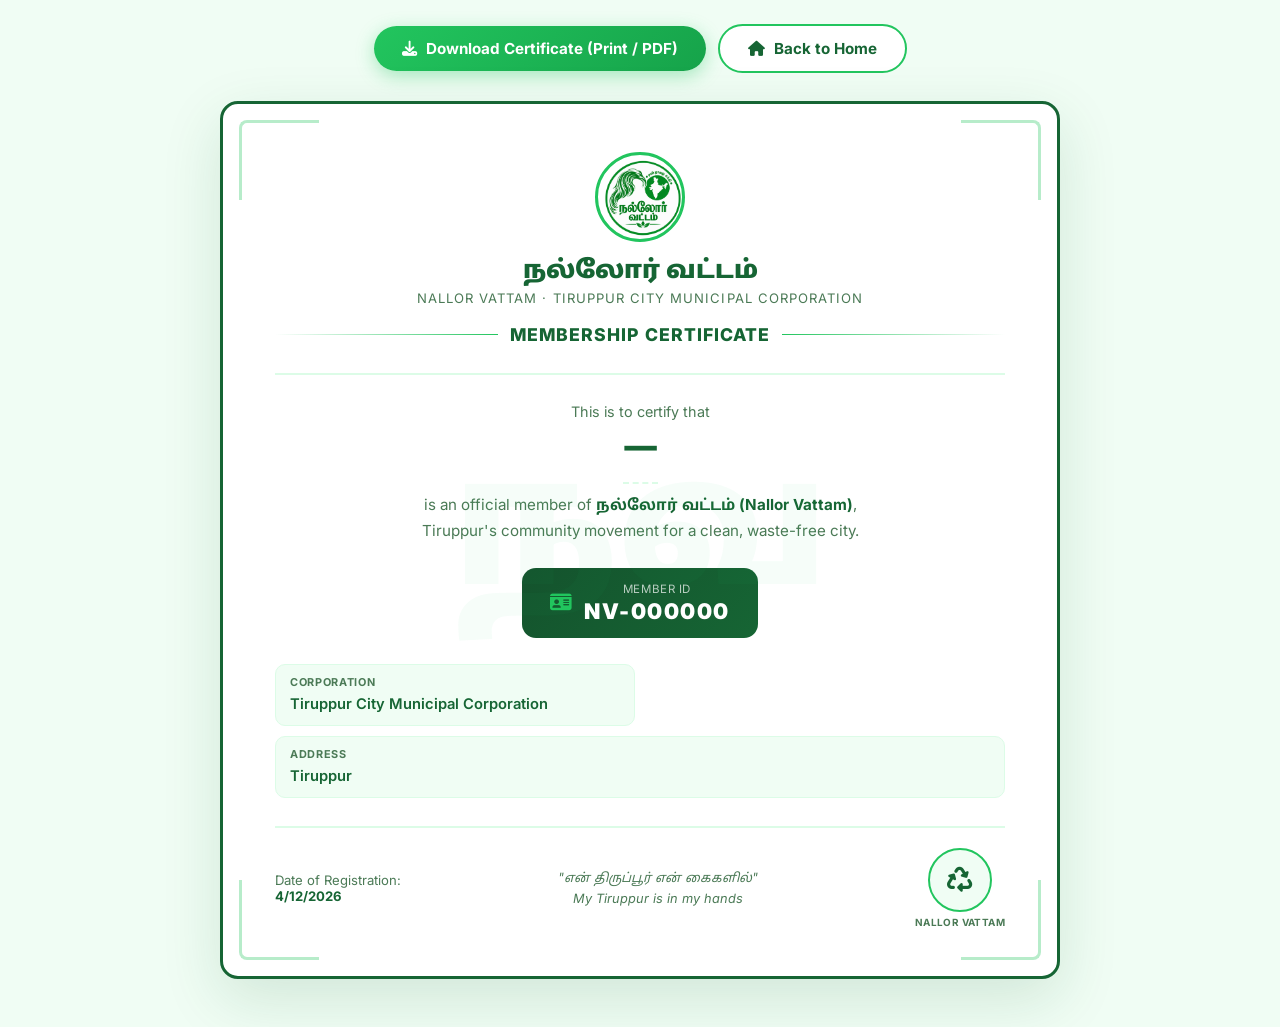
<file: certificate.html>
<!DOCTYPE html>
<html lang="en">
<head>
  <meta charset="UTF-8" />
  <meta name="viewport" content="width=device-width, initial-scale=1.0" />
  <title>Membership Certificate | நல்லோர் வட்டம்</title>
  <link rel="preconnect" href="https://fonts.googleapis.com" />
  <link rel="preconnect" href="https://fonts.gstatic.com" crossorigin />
  <link href="https://fonts.googleapis.com/css2?family=Inter:wght@300;400;500;600;700;800;900&family=Noto+Sans+Tamil:wght@400;500;600;700;800&display=swap" rel="stylesheet" />
  <link rel="stylesheet" href="https://cdnjs.cloudflare.com/ajax/libs/font-awesome/6.5.0/css/all.min.css" />
  <style>
    *, *::before, *::after { box-sizing: border-box; margin: 0; padding: 0; }
    :root {
      --gd:  #166534;
      --gf:  #22C55E;
      --gl:  #DCFCE7;
      --gs:  #F0FDF4;
      --gm:  #16a34a;
      --gdk: #14532d;
      --font: 'Inter', 'Noto Sans Tamil', sans-serif;
    }
    body {
      font-family: var(--font);
      background: #f0fdf4;
      min-height: 100vh;
      padding: 24px 16px 48px;
    }

    /* ── Page wrapper ── */
    .cert-page-wrap { max-width: 840px; margin: 0 auto; }

    /* ── Action bar (hidden on print) ── */
    .cert-actions {
      display: flex; gap: 12px;
      justify-content: center; align-items: center;
      padding: 0 0 28px; flex-wrap: wrap;
    }
    .cert-btn {
      display: inline-flex; align-items: center; gap: 9px;
      padding: 13px 28px; border-radius: 99px;
      font-weight: 700; font-size: .95rem;
      cursor: pointer; border: none;
      font-family: var(--font);
      text-decoration: none; transition: all .25s;
    }
    .cert-btn-primary {
      background: linear-gradient(135deg, #22C55E, #16a34a);
      color: #fff;
      box-shadow: 0 5px 18px rgba(34,197,94,.36);
    }
    .cert-btn-primary:hover { transform: translateY(-2px); box-shadow: 0 8px 26px rgba(34,197,94,.45); }
    .cert-btn-outline {
      background: #fff; color: #166534;
      border: 2px solid #22C55E;
    }
    .cert-btn-outline:hover { background: #f0fdf4; transform: translateY(-2px); }

    /* ── Certificate card ── */
    .certificate {
      background: #fff;
      border: 3px solid var(--gd);
      border-radius: 18px;
      padding: 48px 52px;
      position: relative;
      overflow: hidden;
      box-shadow: 0 20px 60px rgba(22,101,52,.14);
    }

    /* Corner ornaments */
    .cert-corner {
      position: absolute; width: 80px; height: 80px;
      border-color: var(--gf); border-style: solid; opacity: .32;
    }
    .cert-corner-tl { top: 16px;    left: 16px;  border-width: 3px 0 0 3px; border-radius: 8px 0 0 0; }
    .cert-corner-tr { top: 16px;    right: 16px; border-width: 3px 3px 0 0; border-radius: 0 8px 0 0; }
    .cert-corner-bl { bottom: 16px; left: 16px;  border-width: 0 0 3px 3px; border-radius: 0 0 0 8px; }
    .cert-corner-br { bottom: 16px; right: 16px; border-width: 0 3px 3px 0; border-radius: 0 0 8px 0; }

    /* Watermark */
    .cert-watermark {
      position: absolute; top: 50%; left: 50%;
      transform: translate(-50%,-50%);
      font-size: 11rem; color: rgba(34,197,94,.04);
      font-weight: 900; white-space: nowrap;
      pointer-events: none;
      font-family: 'Noto Sans Tamil', sans-serif;
    }

    /* ── Header ── */
    .cert-header {
      text-align: center;
      border-bottom: 2px solid var(--gl);
      padding-bottom: 28px; margin-bottom: 28px;
    }
    .cert-logo-wrap {
      width: 90px; height: 90px; border-radius: 50%;
      border: 3px solid var(--gf);
      overflow: hidden; margin: 0 auto 14px;
      background: #fff;
    }
    .cert-logo-wrap img {
      width: 90px; height: 90px;
      object-fit: cover; object-position: center;
      display: block; max-width: none;
      transform: scale(1.18); transform-origin: center;
    }
    .cert-org-name {
      font-family: 'Noto Sans Tamil', var(--font);
      font-size: 1.55rem; font-weight: 900; color: var(--gd);
      margin-bottom: 3px;
    }
    .cert-org-sub {
      font-size: .82rem; color: #4b7a56;
      letter-spacing: .08em; text-transform: uppercase;
    }
    .cert-title {
      font-size: 1.1rem; font-weight: 800; color: var(--gd);
      margin-top: 18px; letter-spacing: .06em; text-transform: uppercase;
      display: flex; align-items: center; justify-content: center; gap: 12px;
    }
    .cert-title::before, .cert-title::after {
      content: ''; flex: 1; height: 1px;
    }
    .cert-title::before { background: linear-gradient(90deg, transparent, var(--gf)); }
    .cert-title::after  { background: linear-gradient(90deg, var(--gf), transparent); }

    /* ── Body ── */
    .cert-body { text-align: center; margin-bottom: 28px; }
    .cert-this-is {
      font-size: .9rem; color: #4b7a56; margin-bottom: 8px;
    }
    .cert-member-name {
      font-size: 2.2rem; font-weight: 900; color: var(--gd);
      font-family: 'Noto Sans Tamil', var(--font);
      margin-bottom: 8px;
      border-bottom: 2px dashed var(--gl);
      padding-bottom: 10px;
      display: inline-block;
    }
    .cert-is-member {
      font-size: .95rem; color: #4b7a56;
      margin-bottom: 24px; line-height: 1.7;
    }
    .cert-is-member strong { color: var(--gd); }

    /* Member ID badge */
    .cert-id-badge {
      display: inline-flex; align-items: center; gap: 12px;
      background: linear-gradient(135deg, var(--gdk), var(--gd));
      color: #fff; border-radius: 14px;
      padding: 14px 28px; margin-bottom: 26px;
    }
    .cert-id-badge i { color: var(--gf); font-size: 1.2rem; }
    .cert-id-badge .bid-wrap { display: flex; flex-direction: column; gap: 2px; }
    .cert-id-badge .bid-label { font-size: .72rem; opacity: .7; letter-spacing: .05em; text-transform: uppercase; }
    .cert-id-badge .bid-value { font-size: 1.35rem; font-weight: 900; letter-spacing: .07em; }

    /* Details grid */
    .cert-details {
      display: grid; grid-template-columns: 1fr 1fr;
      gap: 10px; margin-bottom: 24px; text-align: left;
    }
    .cert-detail-item {
      background: var(--gs); border: 1px solid var(--gl);
      border-radius: 10px; padding: 10px 14px;
    }
    .cert-detail-item.full { grid-column: 1 / -1; }
    .cert-detail-label {
      font-size: .68rem; font-weight: 700; color: #4b7a56;
      text-transform: uppercase; letter-spacing: .06em;
      margin-bottom: 4px;
    }
    .cert-detail-value {
      font-size: .92rem; font-weight: 600; color: var(--gd);
      word-break: break-word; line-height: 1.5;
    }

    /* ── Footer ── */
    .cert-footer {
      display: flex; align-items: center; justify-content: space-between;
      border-top: 2px solid var(--gl); padding-top: 20px;
      flex-wrap: wrap; gap: 14px;
    }
    .cert-date { font-size: .82rem; color: #4b7a56; }
    .cert-date strong { color: var(--gd); }
    .cert-tagline {
      font-size: .8rem; color: #4b7a56;
      text-align: center; font-style: italic; line-height: 1.65;
    }
    .cert-seal { display: flex; flex-direction: column; align-items: center; gap: 4px; }
    .cert-seal-circle {
      width: 64px; height: 64px; border-radius: 50%;
      border: 2px solid var(--gf);
      display: flex; align-items: center; justify-content: center;
      color: var(--gd); font-size: 1.6rem;
      background: var(--gs);
    }
    .cert-seal span { font-size: .62rem; color: #4b7a56; font-weight: 700; letter-spacing: .04em; }

    /* ── Print ── */
    @media print {
      body { background: #fff; padding: 0; }
      .cert-actions { display: none !important; }
      .certificate { box-shadow: none; border: 2px solid #166534; border-radius: 0; }
      .cert-page-wrap { max-width: 100%; }
    }

    /* ── Mobile ── */
    @media (max-width: 600px) {
      .certificate { padding: 28px 18px; }
      .cert-details { grid-template-columns: 1fr; }
      .cert-detail-item.full { grid-column: 1; }
      .cert-member-name { font-size: 1.55rem; }
      .cert-footer { flex-direction: column; align-items: center; text-align: center; }
    }
  </style>
</head>
<body>

<div class="cert-page-wrap">

  <!-- Action buttons -->
  <div class="cert-actions">
    <button class="cert-btn cert-btn-primary" onclick="window.print()">
      <i class="fas fa-download"></i>
      <span id="btn-download-text">Download Certificate (Print / PDF)</span>
    </button>
    <a href="index.html" class="cert-btn cert-btn-outline">
      <i class="fas fa-home"></i>
      <span id="btn-home-text">Back to Home</span>
    </a>
  </div>

  <!-- THE CERTIFICATE -->
  <div class="certificate" id="certificate">
    <!-- Corner ornaments -->
    <div class="cert-corner cert-corner-tl"></div>
    <div class="cert-corner cert-corner-tr"></div>
    <div class="cert-corner cert-corner-bl"></div>
    <div class="cert-corner cert-corner-br"></div>
    <!-- Watermark -->
    <div class="cert-watermark">நவ</div>

    <!-- Header -->
    <div class="cert-header">
      <div class="cert-logo-wrap">
        <img src="nallorvattamload.png" alt="நல்லோர் வட்டம்" />
      </div>
      <div class="cert-org-name">நல்லோர் வட்டம்</div>
      <div class="cert-org-sub" id="cert-org-sub">Nallor Vattam · Tiruppur City Municipal Corporation</div>
      <div class="cert-title" id="cert-title-text">MEMBERSHIP CERTIFICATE</div>
    </div>

    <!-- Body -->
    <div class="cert-body">
      <p class="cert-this-is" id="cert-this-is">This is to certify that</p>
      <div class="cert-member-name" id="cert-name">—</div>
      <p class="cert-is-member" id="cert-is-member">
        is an official member of <strong>நல்லோர் வட்டம் (Nallor Vattam)</strong>,<br/>
        Tiruppur's community movement for a clean, waste-free city.
      </p>

      <!-- Member ID -->
      <div class="cert-id-badge">
        <i class="fas fa-id-card"></i>
        <div class="bid-wrap">
          <span class="bid-label" id="cert-id-label">Member ID</span>
          <span class="bid-value" id="cert-id">NV-000000</span>
        </div>
      </div>

      <!-- Details grid (built by JS) -->
      <div class="cert-details" id="cert-details"></div>
    </div>

    <!-- Footer -->
    <div class="cert-footer">
      <div class="cert-date">
        <span id="cert-date-label">Date of Registration:</span><br/>
        <strong id="cert-date">—</strong>
      </div>
      <div class="cert-tagline" id="cert-tagline">
        "என் திருப்பூர் என் கைகளில்"<br/>
        <em>My Tiruppur is in my hands</em>
      </div>
      <div class="cert-seal">
        <div class="cert-seal-circle"><i class="fas fa-recycle"></i></div>
        <span id="cert-seal-text">NALLOR VATTAM</span>
      </div>
    </div>
  </div><!-- /.certificate -->

</div><!-- /.cert-page-wrap -->

<script>
(function () {
  'use strict';

  const params = new URLSearchParams(window.location.search);
  const lang   = params.get('lang') || 'en';
  const isTA   = lang === 'ta';

  /* ── Language strings ── */
  const STR = {
    en: {
      title:      'Membership Certificate',
      orgSub:     'Nallor Vattam · Tiruppur City Municipal Corporation',
      certTitle:  'MEMBERSHIP CERTIFICATE',
      thisIs:     'This is to certify that',
      isMember:   'is an official member of <strong>நல்லோர் வட்டம் (Nallor Vattam)</strong>,<br/>Tiruppur\'s community movement for a clean, waste-free city.',
      idLabel:    'Member ID',
      dateLabel:  'Date of Registration:',
      tagline:    '"என் திருப்பூர் என் கைகளில்"<br/><em>My Tiruppur is in my hands</em>',
      sealText:   'NALLOR VATTAM',
      btnDownload:'Download Certificate (Print / PDF)',
      btnHome:    'Back to Home',
      /* Detail labels */
      lMemberNo:  'Member No.',
      lCorp:      'Corporation',
      lMandalam:  'Mandalam',
      lWard:      'Ward',
      lAddress:   'Address',
      lMobile:    'Mobile',
      /* Address helpers */
      doorPfx:    'Door No. ',
      city:       'Tiruppur'
    },
    ta: {
      title:      'உறுப்பினர் சான்றிதழ் | நல்லோர் வட்டம்',
      orgSub:     'நல்லோர் வட்டம் · திருப்பூர் மாநகராட்சி',
      certTitle:  'உறுப்பினர் சான்றிதழ்',
      thisIs:     'இவர்',
      isMember:   '<strong>நல்லோர் வட்டம்</strong> — திருப்பூர் மாநகராட்சியின் சுத்தமான நகரத்திற்கான சமூக இயக்கத்தின் அதிகாரப்பூர்வ உறுப்பினர்.',
      idLabel:    'உறுப்பினர் அடையாள எண்',
      dateLabel:  'பதிவு தேதி:',
      tagline:    '"என் திருப்பூர் என் கைகளில்"<br/><em>My Tiruppur is in my hands</em>',
      sealText:   'நல்லோர் வட்டம்',
      btnDownload:'சான்றிதழ் பதிவிறக்கம் (அச்சு / PDF)',
      btnHome:    'முகப்பு பக்கம்',
      /* Detail labels */
      lMemberNo:  'உறுப்பினர் எண்',
      lCorp:      'மாநகராட்சி',
      lMandalam:  'மண்டலம்',
      lWard:      'வார்டு',
      lAddress:   'முகவரி',
      lMobile:    'கைபேசி எண்',
      /* Address helpers */
      doorPfx:    'வீட்டு எண் ',
      city:       'திருப்பூர்'
    }
  };

  const s = STR[lang];

  /* ── Apply language to static elements ── */
  document.documentElement.lang = isTA ? 'ta' : 'en';
  document.title = s.title;

  document.getElementById('cert-org-sub').textContent    = s.orgSub;
  document.getElementById('cert-title-text').textContent = s.certTitle;
  document.getElementById('cert-this-is').textContent    = s.thisIs;
  document.getElementById('cert-is-member').innerHTML    = s.isMember;
  document.getElementById('cert-id-label').textContent   = s.idLabel;
  document.getElementById('cert-date-label').textContent = s.dateLabel;
  document.getElementById('cert-tagline').innerHTML      = s.tagline;
  document.getElementById('cert-seal-text').textContent  = s.sealText;
  document.getElementById('btn-download-text').textContent = s.btnDownload;
  document.getElementById('btn-home-text').textContent     = s.btnHome;

  /* ── Fill core values ── */
  document.getElementById('cert-name').textContent =
    params.get('name') || '—';
  document.getElementById('cert-id').textContent =
    params.get('memberId') || 'NV-000000';
  document.getElementById('cert-date').textContent =
    params.get('date') || new Date().toLocaleDateString('en-IN');

  /* ── Pick correct language for Mandalam / Ward ── */
  const mandalamText = isTA
    ? (params.get('mandalamTa') || params.get('mandalamEn') || '')
    : (params.get('mandalamEn') || '');

  const wardText = isTA
    ? (params.get('wardTa') || params.get('wardEn') || '')
    : (params.get('wardEn') || '');

  const corpText = isTA
    ? (params.get('corpTa') || 'திருப்பூர் மாநகராட்சி')
    : (params.get('corpEn') || 'Tiruppur City Municipal Corporation');

  /* ── Build full address string (single language) ── */
  const door     = params.get('door')     || '';
  const street   = params.get('street')   || '';
  const building = params.get('building') || '';
  const area     = params.get('area')     || '';
  const landmark = params.get('landmark') || '';
  const pincode  = params.get('pincode')  || '';
  const mobile   = params.get('mobile')   || '';
  const memberNum= params.get('memberNum')|| '';

  const addrParts = [
    mandalamText                    || null,
    wardText                        || null,
    door     ? s.doorPfx + door     : null,
    street                          || null,
    building                        || null,
    area                            || null,
    landmark                        || null,
    pincode  ? s.city + ' – ' + pincode : s.city
  ].filter(Boolean);

  /* ── Build details grid ── */
  const items = [
    { label: s.lMemberNo, value: memberNum ? '#' + memberNum : null },
    { label: s.lCorp,     value: corpText },
    { label: s.lMandalam, value: mandalamText || null },
    { label: s.lWard,     value: wardText     || null },
    { label: s.lMobile,   value: mobile       || null },
    { label: s.lAddress,  value: addrParts.join(', '), full: true }
  ].filter(d => d.value);

  const grid = document.getElementById('cert-details');
  items.forEach(d => {
    const div = document.createElement('div');
    div.className = 'cert-detail-item' + (d.full ? ' full' : '');
    div.innerHTML =
      '<div class="cert-detail-label">' + d.label + '</div>' +
      '<div class="cert-detail-value">' + d.value + '</div>';
    grid.appendChild(div);
  });

})();
</script>
</body>
</html>
</file>
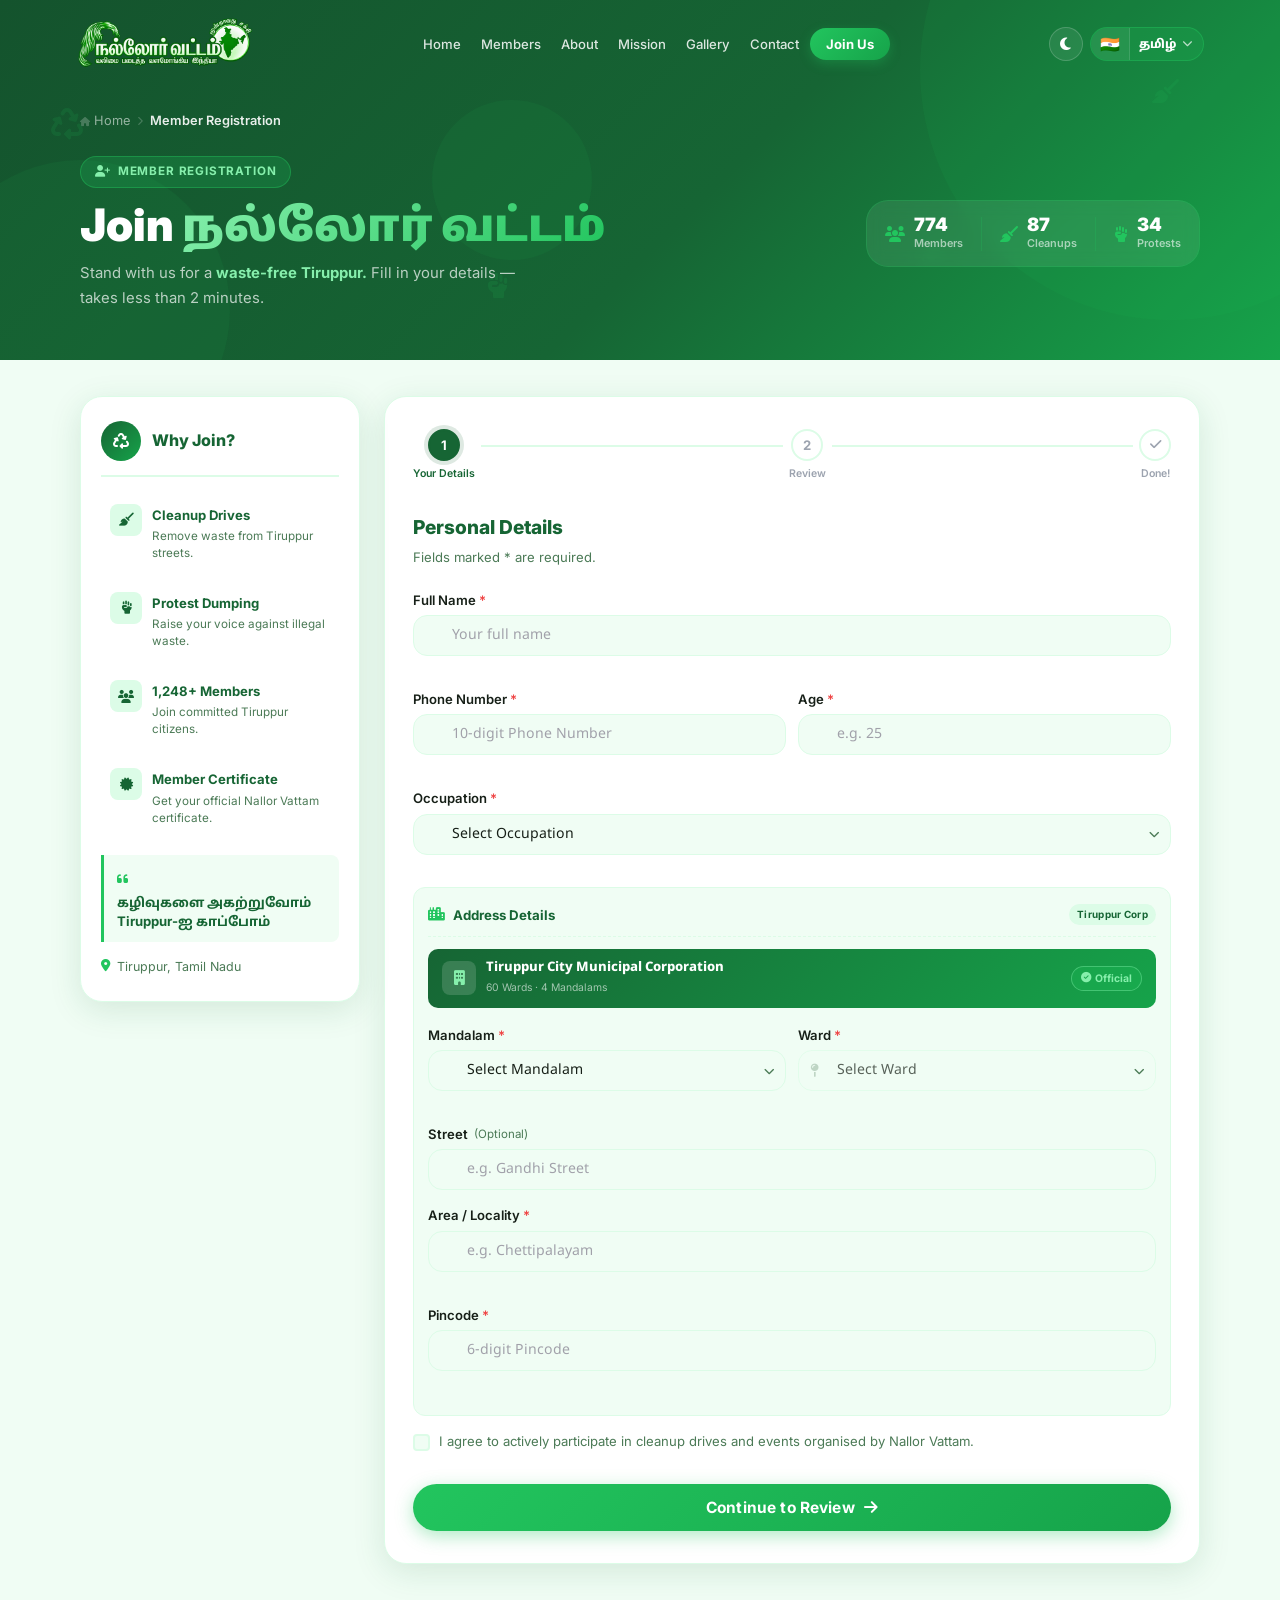
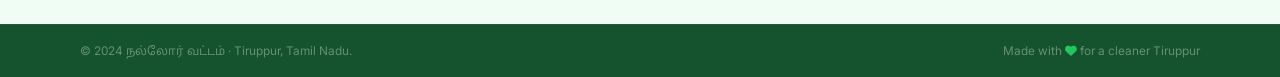
<file: register.html>
<!DOCTYPE html>
<html lang="en">
<head>
  <meta charset="UTF-8" />
  <meta name="viewport" content="width=device-width, initial-scale=1.0" />
  <!-- ── Security meta tags ── -->
  <meta http-equiv="X-Content-Type-Options" content="nosniff" />
  <meta http-equiv="X-Frame-Options" content="DENY" />
  <meta name="referrer" content="strict-origin-when-cross-origin" />
  <title>Join | நல்லோர் வட்டம் – Nallor Vattam</title>
  <link rel="preconnect" href="https://fonts.googleapis.com" />
  <link rel="preconnect" href="https://fonts.gstatic.com" crossorigin />
  <link href="https://fonts.googleapis.com/css2?family=Inter:wght@300;400;500;600;700;800;900&family=Noto+Sans+Tamil:wght@400;500;600;700;800&display=swap" rel="stylesheet" />
  <link rel="stylesheet" href="https://cdnjs.cloudflare.com/ajax/libs/font-awesome/6.5.0/css/all.min.css" />
  <link rel="stylesheet" href="style.css" />
  <link rel="stylesheet" href="register.css" />
</head>
<body>

  <!-- ===== LOADING SCREEN ===== -->
  <div id="loader" class="loader-overlay">
    <div class="loader-content">
      <div class="loader-logo-wrap">
        <img src="nallorvattam.png" alt="நல்லோர் வட்டம்" class="loader-logo-img" />
      </div>
      <p class="loader-motto">நல்லோர் வட்டம்</p>
      <div class="loader-bar-wrap">
        <div class="loader-bar" id="loaderBar"><span class="loader-bar-glow"></span></div>
      </div>
      <p class="loader-percent" id="loaderPercent">0%</p>
    </div>
  </div>

  <!-- ===== NAVBAR ===== -->
  <nav class="navbar" id="navbar">
    <div class="nav-container">
      <a href="index.html" class="nav-brand">
        <img src="nallorvattam.png" alt="நல்லோர் வட்டம்" class="nav-logo-full" id="navLogoImg" />
      </a>
      <ul class="nav-links" id="navLinks">
        <li><a href="index.html"         class="nav-link" data-en="Home"    data-ta="முகப்பு">Home</a></li>
        <li><a href="index.html#members" class="nav-link" data-en="Members" data-ta="உறுப்பினர்">Members</a></li>
        <li><a href="index.html#about"   class="nav-link" data-en="About"   data-ta="பற்றி">About</a></li>
        <li><a href="index.html#mission" class="nav-link" data-en="Mission" data-ta="நோக்கம்">Mission</a></li>
        <li><a href="index.html#gallery" class="nav-link" data-en="Gallery" data-ta="படங்கள்">Gallery</a></li>
        <li><a href="index.html#contact" class="nav-link" data-en="Contact" data-ta="தொடர்பு">Contact</a></li>
        <li><a href="register.html"      class="nav-cta-btn" data-en="Join Us" data-ta="சேரவும்">Join Us</a></li>
      </ul>
      <div class="nav-right">
        <button class="theme-toggle" id="themeToggle" aria-label="Toggle dark mode" title="Switch to dark mode">
          <i class="fas fa-moon tt-moon"></i>
          <i class="fas fa-sun  tt-sun"></i>
        </button>
        <button class="lang-toggle" id="langToggle" aria-label="Switch language">
          <span class="lt-flag" id="langFlag">🇮🇳</span>
          <span class="lt-text">
            <span id="langLabel">தமிழ்</span>
            <i class="fas fa-chevron-down"></i>
          </span>
        </button>
        <button class="hamburger" id="hamburger" aria-label="Toggle menu">
          <span></span><span></span><span></span>
        </button>
      </div>
    </div>
  </nav>

  <!-- ===== HERO STRIP ===== -->
  <section class="rg-hero">
    <div class="rg-hero-bg" aria-hidden="true">
      <span class="rghb rghb1"></span><span class="rghb rghb2"></span><span class="rghb rghb3"></span>
      <i class="fas fa-recycle  rg-fi rg-fi1"></i>
      <i class="fas fa-broom    rg-fi rg-fi2"></i>
      <i class="fas fa-leaf     rg-fi rg-fi3"></i>
      <i class="fas fa-fist-raised rg-fi rg-fi4"></i>
    </div>
    <div class="container">
      <nav class="rg-breadcrumb" aria-label="breadcrumb">
        <a href="index.html"><i class="fas fa-home"></i> <span data-en="Home" data-ta="முகப்பு">Home</span></a>
        <i class="fas fa-chevron-right"></i>
        <span data-i18n="reg_badge">Member Registration</span>
      </nav>
      <div class="rg-hero-content">
        <div class="rg-hero-left">
          <div class="rg-badge"><i class="fas fa-user-plus"></i> <span data-i18n="reg_badge">Member Registration</span></div>
          <h1 class="rg-hero-title">
            <span data-i18n="reg_title_pre">Join</span> <span class="rg-highlight">நல்லோர் வட்டம்</span>
          </h1>
          <p class="rg-hero-sub" data-i18n="reg_sub">Stand with us for a <strong>waste-free Tiruppur.</strong> Fill in your details — takes less than 2 minutes.</p>
        </div>
        <div class="rg-stats-strip">
          <div class="rgss-item"><i class="fas fa-users"></i><div><strong id="rc-members">1,248</strong><span data-en="Members" data-ta="உறுப்பினர்">Members</span></div></div>
          <div class="rgss-div"></div>
          <div class="rgss-item"><i class="fas fa-broom"></i><div><strong>87</strong><span data-en="Cleanups" data-ta="சுத்தங்கள்">Cleanups</span></div></div>
          <div class="rgss-div"></div>
          <div class="rgss-item"><i class="fas fa-fist-raised"></i><div><strong>34</strong><span data-en="Protests" data-ta="போராட்டங்கள்">Protests</span></div></div>
        </div>
      </div>
    </div>
  </section>

  <!-- ===== MAIN FORM SECTION ===== -->
  <section class="rg-section">
    <div class="container">
      <div class="rg-layout">

        <!-- ── LEFT PANEL ── -->
        <aside class="rg-info-panel">
          <div class="rip-head">
            <div class="rip-icon-circle"><i class="fas fa-recycle"></i></div>
            <h2 data-en="Why Join?" data-ta="ஏன் சேர வேண்டும்?">Why Join?</h2>
          </div>
          <ul class="rip-list">
            <li>
              <div class="rip-li-icon"><i class="fas fa-broom"></i></div>
              <div>
                <strong data-en="Cleanup Drives" data-ta="சுத்தப்படுத்தல் பணிகள்">Cleanup Drives</strong>
                <span data-en="Remove waste from Tiruppur streets." data-ta="திருப்பூர் தெருக்களில் கழிவுகளை அகற்றுகிறோம்.">Remove waste from Tiruppur streets.</span>
              </div>
            </li>
            <li>
              <div class="rip-li-icon"><i class="fas fa-fist-raised"></i></div>
              <div>
                <strong data-en="Protest Dumping" data-ta="கொட்டலுக்கு எதிர்ப்பு">Protest Dumping</strong>
                <span data-en="Raise your voice against illegal waste." data-ta="சட்டவிரோத கழிவுக்கு எதிராக குரல் கொடுங்கள்.">Raise your voice against illegal waste.</span>
              </div>
            </li>
            <li>
              <div class="rip-li-icon"><i class="fas fa-users"></i></div>
              <div>
                <strong data-en="1,248+ Members" data-ta="1,248+ உறுப்பினர்கள்">1,248+ Members</strong>
                <span data-en="Join committed Tiruppur citizens." data-ta="அர்ப்பணிப்புள்ள திருப்பூர் குடிமக்களுடன் சேரவும்.">Join committed Tiruppur citizens.</span>
              </div>
            </li>
            <li>
              <div class="rip-li-icon"><i class="fas fa-certificate"></i></div>
              <div>
                <strong data-en="Member Certificate" data-ta="உறுப்பினர் சான்றிதழ்">Member Certificate</strong>
                <span data-en="Get your official Nallor Vattam certificate." data-ta="அதிகாரப்பூர்வ நல்லோர் வட்டம் சான்றிதழ் பெறுங்கள்.">Get your official Nallor Vattam certificate.</span>
              </div>
            </li>
          </ul>
          <div class="rip-quote-box">
            <i class="fas fa-quote-left"></i>
            <p>கழிவுகளை அகற்றுவோம்<br/>Tiruppur-ஐ காப்போம்</p>
          </div>
          <div class="rip-location">
            <i class="fas fa-map-marker-alt"></i>
            <span data-en="Tiruppur, Tamil Nadu" data-ta="திருப்பூர், தமிழ்நாடு">Tiruppur, Tamil Nadu</span>
          </div>
        </aside>

        <!-- ── RIGHT FORM PANEL ── -->
        <main class="rg-form-panel">

          <!-- Step indicator -->
          <div class="rg-steps-bar">
            <div class="rg-step rg-step-active" id="sind1">
              <div class="rg-step-dot">1</div>
              <span data-i18n="step1_label">Your Details</span>
            </div>
            <div class="rg-step-line" id="sline1"></div>
            <div class="rg-step" id="sind2">
              <div class="rg-step-dot">2</div>
              <span data-i18n="step2_label">Review</span>
            </div>
            <div class="rg-step-line" id="sline2"></div>
            <div class="rg-step" id="sind3">
              <div class="rg-step-dot"><i class="fas fa-check"></i></div>
              <span data-i18n="step3_label">Done!</span>
            </div>
          </div>

          <!-- ── STEP 1 ── -->
          <div class="rg-step-body" id="step1">
            <h3 class="rg-form-title" data-i18n="form_title1">Personal Details</h3>
            <p class="rg-form-sub" data-i18n="form_sub1">Fields marked <span class="req">*</span> are required.</p>

            <!-- Name -->
            <div class="rg-field">
              <label for="fname"><span data-i18n="label_name">Full Name</span> <span class="req">*</span></label>
              <div class="rg-input-wrap">
                <i class="fas fa-user rg-fi-icon"></i>
                <input type="text" id="fname" data-i18n-placeholder="placeholder_name" placeholder="Your full name" autocomplete="off" />
              </div>
              <span class="rg-err" id="err-fname"></span>
            </div>

            <!-- Phone + Age -->
            <div class="rg-row">
              <div class="rg-field">
                <label for="fphone"><span data-i18n="label_phone">Phone Number</span> <span class="req">*</span></label>
                <div class="rg-input-wrap">
                  <i class="fas fa-phone rg-fi-icon"></i>
                  <input type="tel" id="fphone" data-i18n-placeholder="placeholder_phone" placeholder="+91 XXXXX XXXXX" autocomplete="off" maxlength="14" />
                </div>
                <span class="rg-err" id="err-fphone"></span>
              </div>
              <div class="rg-field">
                <label for="fage"><span data-i18n="label_age">Age</span> <span class="req">*</span></label>
                <div class="rg-input-wrap">
                  <i class="fas fa-hashtag rg-fi-icon"></i>
                  <input type="number" id="fage" min="5" max="100"
                         data-i18n-placeholder="placeholder_age" placeholder="Your age" autocomplete="off" />
                </div>
                <span class="rg-err" id="err-fage"></span>
              </div>
            </div>

            <!-- Occupation -->
            <div class="rg-field">
              <label for="foccupation"><span data-i18n="label_occupation">Occupation</span> <span class="req">*</span></label>
              <div class="rg-input-wrap rg-select-wrap">
                <i class="fas fa-briefcase rg-fi-icon"></i>
                <select id="foccupation">
                  <option value="" disabled selected data-i18n-option="placeholder_occupation">Select Occupation</option>
                  <option value="Student"             data-en="Student"              data-ta="மாணவர்">Student</option>
                  <option value="Business"            data-en="Business"             data-ta="வணிகம்">Business</option>
                  <option value="Government Employee" data-en="Government Employee"  data-ta="அரசு ஊழியர்">Government Employee</option>
                  <option value="Private Employee"    data-en="Private Employee"     data-ta="தனியார் ஊழியர்">Private Employee</option>
                  <option value="Farmer"              data-en="Farmer"               data-ta="விவசாயி">Farmer</option>
                  <option value="Teacher"             data-en="Teacher / Educator"   data-ta="ஆசிரியர்">Teacher / Educator</option>
                  <option value="Healthcare"          data-en="Healthcare Worker"    data-ta="சுகாதார பணியாளர்">Healthcare Worker</option>
                  <option value="Homemaker"           data-en="Homemaker"            data-ta="இல்லத்தரசி">Homemaker</option>
                  <option value="Other"               data-en="Other"                data-ta="மற்றவை">Other</option>
                </select>
                <i class="fas fa-chevron-down rg-sel-arrow"></i>
              </div>
              <span class="rg-err" id="err-foccupation"></span>
            </div>

            <!-- Qualification — shown only when Student -->
            <div class="rg-field" id="qualificationField" style="display:none;">
              <label for="fqualification"><span data-i18n="label_qualification">Qualification</span> <span class="req">*</span></label>
              <div class="rg-input-wrap rg-select-wrap">
                <i class="fas fa-graduation-cap rg-fi-icon"></i>
                <select id="fqualification">
                  <option value="" disabled selected data-i18n-option="placeholder_qualification">Select Qualification</option>
                  <option value="Below 10th" data-en="School – Below 10th"  data-ta="பள்ளி – 10ம் வகுப்புக்கு கீழ்">School – Below 10th</option>
                  <option value="10th Std"   data-en="School – 10th Std"    data-ta="பள்ளி – 10ம் வகுப்பு">School – 10th Std</option>
                  <option value="12th Std"   data-en="School – 12th Std"    data-ta="பள்ளி – 12ம் வகுப்பு">School – 12th Std</option>
                  <option value="Diploma"    data-en="Diploma"              data-ta="டிப்ளோமா">Diploma</option>
                  <option value="UG Arts"    data-en="UG – BA / BSc / BCom" data-ta="இளங்கலை – கலை / அறிவியல் / வணிகம்">UG – BA / BSc / BCom</option>
                  <option value="UG Engg"    data-en="UG – BE / B.Tech"     data-ta="இளங்கலை – பொறியியல்">UG – BE / B.Tech</option>
                  <option value="UG Medical" data-en="UG – MBBS / BDS"      data-ta="இளங்கலை – மருத்துவம்">UG – MBBS / BDS</option>
                  <option value="PG"         data-en="Post Graduate (PG)"   data-ta="முதுகலை (PG)">Post Graduate (PG)</option>
                  <option value="PhD"        data-en="PhD / Research"       data-ta="முனைவர் பட்டம்">PhD / Research</option>
                  <option value="Other"      data-en="Other"                data-ta="மற்றவை">Other</option>
                </select>
                <i class="fas fa-chevron-down rg-sel-arrow"></i>
              </div>
              <span class="rg-err" id="err-fqualification"></span>
            </div>

            <!-- Job Type — shown for non-student, non-homemaker, non-farmer -->
            <div class="rg-field" id="jobTypeField" style="display:none;">
              <label for="fjobtype">
                <span data-i18n="label_jobtype">Job Type / Role</span>
                <em class="opt-tag" data-i18n="optional">(Optional)</em>
              </label>
              <div class="rg-input-wrap">
                <i class="fas fa-id-badge rg-fi-icon"></i>
                <input type="text" id="fjobtype"
                       data-i18n-placeholder="placeholder_jobtype"
                       placeholder="e.g. Software Engineer, Shop Owner" autocomplete="off" />
              </div>
            </div>

            <!-- ══ ADDRESS SECTION ══ -->
            <div class="rg-address-section">

              <div class="rg-address-header">
                <i class="fas fa-city"></i>
                <span data-i18n="addr_section_title">Address Details</span>
                <span class="rg-addr-corp" data-i18n="corp_name">Tiruppur Corp</span>
              </div>

              <!-- Corp banner -->
              <div class="rg-corp-banner">
                <div class="rg-corp-banner-left">
                  <div class="rg-corp-icon"><i class="fas fa-building"></i></div>
                  <div>
                    <div class="rg-corp-title" data-i18n="corp_full_label">Tiruppur City Municipal Corporation</div>
                    <div class="rg-corp-sub"   data-i18n="corp_sub_label">60 Wards · 4 Mandalams</div>
                  </div>
                </div>
                <span class="rg-corp-badge"><i class="fas fa-check-circle"></i> <span data-i18n="corp_verified">Official</span></span>
              </div>

              <!-- Mandalam + Ward -->
              <div class="rg-row">
                <div class="rg-field">
                  <label for="fmandalam"><span data-i18n="label_mandalam">Mandalam</span> <span class="req">*</span></label>
                  <div class="rg-input-wrap rg-select-wrap">
                    <i class="fas fa-layer-group rg-fi-icon"></i>
                    <select id="fmandalam">
                      <option value="" disabled selected data-i18n-option="placeholder_mandalam">Select Mandalam</option>
                    </select>
                    <i class="fas fa-chevron-down rg-sel-arrow"></i>
                  </div>
                  <span class="rg-err" id="err-fmandalam"></span>
                </div>
                <div class="rg-field">
                  <label for="fward"><span data-i18n="label_ward">Ward</span> <span class="req">*</span></label>
                  <div class="rg-input-wrap rg-select-wrap">
                    <i class="fas fa-map-pin rg-fi-icon"></i>
                    <select id="fward" disabled>
                      <option value="" disabled selected data-i18n-option="placeholder_ward">Select Ward</option>
                    </select>
                    <i class="fas fa-chevron-down rg-sel-arrow"></i>
                  </div>
                  <span class="rg-err" id="err-fward"></span>
                </div>
              </div>

              <!-- Street (optional) -->
              <div class="rg-field">
                <label for="fstreet">
                  <span data-i18n="label_street">Street</span>
                  <em class="opt-tag" data-i18n="optional">(Optional)</em>
                </label>
                <div class="rg-input-wrap">
                  <i class="fas fa-road rg-fi-icon"></i>
                  <input type="text" id="fstreet"
                         data-i18n-placeholder="placeholder_street"
                         placeholder="e.g. Gandhi Street" autocomplete="off" />
                </div>
              </div>

              <!-- Area / Locality (required) -->
              <div class="rg-field">
                <label for="farea"><span data-i18n="label_area">Area / Locality</span> <span class="req">*</span></label>
                <div class="rg-input-wrap">
                  <i class="fas fa-map-marker-alt rg-fi-icon"></i>
                  <input type="text" id="farea"
                         data-i18n-placeholder="placeholder_area"
                         placeholder="e.g. Chettipalayam" autocomplete="off" />
                </div>
                <span class="rg-err" id="err-farea"></span>
              </div>

              <!-- Pincode -->
              <div class="rg-field">
                <label for="fpincode"><span data-i18n="label_pincode">Pincode</span> <span class="req">*</span></label>
                <div class="rg-input-wrap">
                  <i class="fas fa-hashtag rg-fi-icon"></i>
                  <input type="text" id="fpincode" maxlength="6"
                         data-i18n-placeholder="placeholder_pincode"
                         placeholder="6-digit Pincode" autocomplete="off" />
                </div>
                <span class="rg-err" id="err-fpincode"></span>
              </div>

              <!-- Live Address Preview -->
              <div class="rg-addr-preview" id="addrPreview" style="display:none;">
                <div class="rg-addr-preview-label">
                  <i class="fas fa-eye"></i>
                  <span data-i18n="addr_preview_label">Address Preview</span>
                </div>
                <p class="rg-addr-preview-text" id="addrPreviewText"></p>
              </div>

            </div><!-- /.rg-address-section -->

            <!-- Terms -->
            <div class="rg-checkbox-wrap">
              <label class="rg-checkbox">
                <input type="checkbox" id="fterms" />
                <span class="rg-checkbox-box"><i class="fas fa-check"></i></span>
                <span data-i18n="terms_text">I agree to actively participate in cleanup drives and community events organised by Nallor Vattam. <span class="req">*</span></span>
              </label>
              <span class="rg-err" id="err-fterms"></span>
            </div>

            <button type="button" id="nextBtn" class="btn btn-primary btn-lg rg-btn-full">
              <span data-i18n="btn_continue">Continue to Review</span> <i class="fas fa-arrow-right"></i>
            </button>
          </div><!-- /#step1 -->

          <!-- ── STEP 2: REVIEW ── -->
          <div class="rg-step-body rg-hidden" id="step2">
            <h3 class="rg-form-title" data-i18n="form_title2">Review Your Details</h3>
            <p class="rg-form-sub" data-i18n="form_sub2">Everything look correct? Submit when ready.</p>
            <div class="rg-confirm-card" id="confirmCard">
              <div class="rg-confirm-avatar"><i class="fas fa-user-circle"></i></div>
              <div class="rg-confirm-rows" id="confirmRows"></div>
            </div>
            <div class="rg-confirm-actions">
              <button type="button" id="editBtn" class="rg-btn-edit">
                <i class="fas fa-pen"></i> <span data-i18n="btn_edit">Edit</span>
              </button>
              <button type="button" id="submitBtn" class="btn btn-primary btn-lg">
                <i class="fas fa-paper-plane"></i> <span data-i18n="btn_submit">Submit Registration</span>
              </button>
            </div>
            <p class="rg-privacy-note"><i class="fas fa-lock"></i> <span data-i18n="privacy">Your data is private and secure.</span></p>
          </div>

          <!-- ── STEP 3: SUCCESS ── -->
          <div class="rg-step-body rg-hidden" id="step3">
            <div class="rg-success">
              <div class="rg-success-anim">
                <div class="rg-success-circle"><i class="fas fa-check"></i></div>
                <span class="rg-sr rg-sr1"></span>
                <span class="rg-sr rg-sr2"></span>
                <span class="rg-sr rg-sr3"></span>
              </div>
              <h3 class="rg-success-title" data-i18n="success_title">Welcome to Nallor Vattam! 🌿</h3>
              <p class="rg-success-msg" id="sucMsg"></p>
              <div class="rg-member-id-badge" id="sucIdBadge">
                <i class="fas fa-id-card"></i>
                <span id="sucIdText">Member ID: —</span>
              </div>
              <div class="rg-member-num" id="sucNumBadge">
                <span class="clb-dot"></span>
                <span id="sucNumText"></span>
              </div>
              <div class="rg-success-actions">
                <button type="button" id="downloadCertBtn" class="btn btn-primary">
                  <i class="fas fa-id-card"></i> <span data-i18n="btn_cert">Download Certificate</span>
                </button>
                <a href="index.html" id="backHomeBtn" class="rg-outline-btn">
                  <i class="fas fa-home"></i> <span data-i18n="btn_home">Back to Home</span>
                </a>
                <button type="button" id="shareBtn" class="rg-outline-btn">
                  <i class="fas fa-share-alt"></i> <span data-i18n="btn_share">Share</span>
                </button>
              </div>
            </div>
          </div>

        </main>
      </div><!-- /.rg-layout -->
    </div>
  </section>

  <!-- ===== FOOTER ===== -->
  <footer class="footer rg-footer">
    <div class="footer-bottom">
      <div class="container">
        <p>© 2024 நல்லோர் வட்டம் · Tiruppur, Tamil Nadu.</p>
        <p>Made with <i class="fas fa-heart" style="color:#22C55E"></i> for a cleaner Tiruppur</p>
      </div>
    </div>
  </footer>

  <script src="register.js"></script>
</body>
</html>
</file>
<file: style.css>
/* ============================================================
   NALLOR VATTAM — MASTER STYLESHEET
   White #FFFFFF | Deep Green #166534 | Fresh Green #22C55E
   Light Green #DCFCE7 | Soft BG #F0FDF4
============================================================ */
*,*::before,*::after{box-sizing:border-box;margin:0;padding:0}

/* Global image safety — no image ever overflows its container */
img{max-width:100%;height:auto;display:block}

:root {
  --gd:#166534; --gf:#22C55E; --gl:#DCFCE7; --gs:#F0FDF4;
  --gm:#16a34a; --gdk:#14532d;
  --w:#ffffff;  --text:#172018; --mut:#4b7a56;
  --r8:8px; --r14:14px; --r22:22px; --r32:32px;
  --sh2:0 8px 32px rgba(22,101,52,.13);
  --sh3:0 20px 60px rgba(22,101,52,.17);
  --t:.3s ease;
  --font:'Inter','Noto Sans Tamil',sans-serif;
  /* Surface tokens — used throughout for bg/card/border */
  --bg-page:   #ffffff;
  --bg-card:   #ffffff;
  --bg-section:#F0FDF4;
  --bg-input:  #ffffff;
  --border-c:  #DCFCE7;
  --text-main: #172018;
  --text-muted:#4b7a56;
  --nav-bg-scrolled: #ffffff;
  --nav-shadow-scrolled: 0 2px 20px rgba(22,101,52,.11);
}

/* ── DARK MODE overrides ───────────────────────────────────── */
[data-theme="dark"] {
  --bg-page:   #0d1117;
  --bg-card:   #161b22;
  --bg-section:#0d1117;
  --bg-input:  #161b22;
  --border-c:  #21262d;
  --text-main: #e6edf3;
  --text-muted:#8b949e;
  --w:         #161b22;   /* swap "white" to dark surface */
  --text:      #e6edf3;
  --mut:       #8b949e;
  --gl:        #21262d;   /* light-green → dark border */
  --gs:        #0d1117;   /* soft-bg → page bg */
  --nav-bg-scrolled: #161b22;
  --nav-shadow-scrolled: 0 2px 20px rgba(0,0,0,.4);
  --sh2: 0 8px 32px rgba(0,0,0,.35);
  --sh3: 0 20px 60px rgba(0,0,0,.45);
}

/* Smooth transition when theme changes */
body, .navbar, .about-section, .why-section,
.gallery-section, .contact-section, .mission-section,
.footer, .why-card, .contact-card, .mission-card,
.about-float-card, .process-timeline,
.nav-links, .back-to-top {
  transition: background-color .35s ease, color .35s ease,
              border-color .35s ease, box-shadow .35s ease;
}
html{scroll-behavior:smooth}
body{font-family:var(--font);color:var(--text-main);background:var(--bg-page);line-height:1.7;overflow-x:hidden}
img{max-width:100%;display:block}
a{text-decoration:none;color:inherit}
ul{list-style:none}
button{font-family:var(--font)}
.container{max-width:1160px;margin:0 auto;padding:0 20px}

/* ============================================================ LOADER */
.loader-overlay{
  position:fixed;inset:0;z-index:9999;
  background:linear-gradient(135deg,var(--gdk),var(--gd) 55%,var(--gm));
  display:flex;align-items:center;justify-content:center;
  transition:opacity .55s ease,visibility .55s ease;
}
.loader-overlay.hidden{opacity:0;visibility:hidden;pointer-events:none}
.loader-content{text-align:center;color:var(--w);padding:0 20px}

/* Loader logo wrapper — full horizontal logo, no circle */
.loader-logo-wrap {
  margin: 0 auto 32px;
  display: flex;
  align-items: center;
  justify-content: center;
}

/* Full logo image in loader */
.loader-logo-img {
  width: clamp(253px, 52vw, 437px);   /* responsive: small on phone, big on desktop */
  height: auto;
  display: block;
  object-fit: contain;
  filter: none;
  animation: loaderLogoPulse 2.4s ease-in-out infinite;
}
@keyframes loaderLogoPulse {
  0%, 100% { opacity: 1;   transform: scale(1);    }
  50%       { opacity: .82; transform: scale(1.03); }
}

/* Motto text */
.loader-motto{
  font-size:clamp(1rem,3.5vw,1.3rem);
  font-weight:700;
  color:#86efac;
  letter-spacing:.03em;
  margin-bottom:22px;
  font-family:'Noto Sans Tamil',var(--font);
}
.loader-bar-wrap{width:220px;height:5px;background:rgba(255,255,255,.14);border-radius:99px;margin:0 auto 10px;overflow:hidden}
.loader-bar{height:100%;width:0%;background:linear-gradient(90deg,var(--gf),#86efac);border-radius:99px;position:relative;transition:width .08s linear}
.loader-bar-glow{position:absolute;right:-4px;top:50%;transform:translateY(-50%);width:10px;height:10px;border-radius:50%;background:#86efac;box-shadow:0 0 10px 4px rgba(134,239,172,.6)}
.loader-percent{font-size:.8rem;opacity:.55}

/* ============================================================ NAVBAR */
.navbar{position:fixed;top:0;left:0;right:0;z-index:1000;transition:background .3s,box-shadow .3s}
.navbar.scrolled{background:var(--nav-bg-scrolled);box-shadow:var(--nav-shadow-scrolled)}

.nav-container{
  max-width:1160px;margin:0 auto;padding:0 16px;
  height:88px;display:flex;align-items:center;
  justify-content:space-between;gap:10px;
}

/* Logo in navbar � background-image approach, immune to global img reset */
.nav-logo-circle {
  width: 80px; height: 80px;
  flex-shrink: 0;
  border-radius: 50%;
  border: 2.5px solid var(--gf);
  box-shadow: 0 0 0 3px rgba(34,197,94,.18), 0 4px 14px rgba(22,101,52,.3);
  background: var(--w);
  overflow: hidden;
  display: flex; align-items: center; justify-content: center;
}

/* Full logo image in navbar (replaces circle + text) */
.nav-logo-full {
  height: 60px;          /* fits inside 88px navbar with breathing room */
  width: auto;
  max-width: 207px;
  display: block;
  flex-shrink: 0;
  object-fit: contain;
  object-position: left center;
  filter: none;
  transition: filter .3s ease;
}
.navbar.scrolled .nav-logo-full {
  filter: none;           /* natural colours on white bg */
}

/* Org name beside logo */
.nav-brand-name {
  display: flex; flex-direction: column; line-height: 1.25; min-width: 0;
}
.nav-brand-main {
  font-family: 'Noto Sans Tamil', var(--font);
  font-weight: 900; font-size: 1.15rem;
  white-space: nowrap; letter-spacing: .02em;
  background: linear-gradient(90deg, #ffffff 0%, #86efac 100%);
  -webkit-background-clip: text; -webkit-text-fill-color: transparent;
  background-clip: text;
  filter: drop-shadow(0 0 6px rgba(34,197,94,.4));
  display: block;
}
.navbar.scrolled .nav-brand-main {
  background: linear-gradient(90deg, var(--gd) 0%, var(--gm) 100%);
  -webkit-background-clip: text; -webkit-text-fill-color: transparent;
  background-clip: text;
  filter: drop-shadow(0 0 4px rgba(22,101,52,.2));
}

.nav-brand-sub {
  font-size: .63rem; letter-spacing: .07em; text-transform: uppercase;
  font-weight: 600; white-space: nowrap;
  color: rgba(134,239,172,.8);
  display: block;
}
.navbar.scrolled .nav-brand-sub { color: var(--mut); }

.nav-brand{display:flex;align-items:center;gap:0;color:var(--w);flex-shrink:0;transition:color var(--t);min-width:0}
.navbar.scrolled .nav-brand{color:var(--gd)}
.nav-brand-text{display:flex;flex-direction:column;line-height:1.2;min-width:0;overflow:hidden}
.nav-brand-text span:first-child{font-weight:800;font-size:.92rem;white-space:nowrap;overflow:hidden;text-overflow:ellipsis}
.brand-sub{font-size:.6rem;opacity:.6;letter-spacing:.03em;white-space:nowrap}

.nav-links{display:flex;align-items:center;gap:2px;flex:1;justify-content:center;flex-wrap:nowrap}
.nav-link{
  color:rgba(255,255,255,.85);font-size:.82rem;font-weight:500;
  padding:6px 9px;border-radius:var(--r8);
  transition:color var(--t),background var(--t);white-space:nowrap;
}
.nav-link:hover,.nav-link.active{color:var(--w);background:rgba(34,197,94,.2)}
.navbar.scrolled .nav-link{color:var(--text-main)}
.navbar.scrolled .nav-link:hover,.navbar.scrolled .nav-link.active{color:var(--gd);background:var(--bg-section)}

.nav-cta-btn{
  background:linear-gradient(135deg,var(--gf),var(--gm));
  color:var(--w)!important;padding:8px 16px;border-radius:99px;
  font-weight:700;font-size:.82rem;
  box-shadow:0 4px 12px rgba(34,197,94,.3);
  transition:transform var(--t),box-shadow var(--t);white-space:nowrap;
}
.nav-cta-btn:hover{transform:translateY(-2px);box-shadow:0 8px 20px rgba(34,197,94,.4)}

.nav-right{display:flex;align-items:center;gap:7px;flex-shrink:0}

.lang-toggle{
  display:inline-flex;align-items:center;gap:0;
  background:rgba(255,255,255,.08);
  border:1.5px solid rgba(255,255,255,.18);
  color:var(--w);
  padding:0;
  border-radius:99px;
  font-size:.77rem;font-weight:700;cursor:pointer;
  transition:all var(--t);white-space:nowrap;line-height:1;
  overflow:hidden;
  height:34px;
}
/* Flag half */
.lang-toggle .lt-flag{
  display:flex;align-items:center;justify-content:center;
  padding:0 9px;
  font-size:1rem;
  height:100%;
  background:rgba(255,255,255,.06);
  border-right:1px solid rgba(255,255,255,.12);
  transition:background var(--t);
  line-height:1;
}
/* Text half */
.lang-toggle .lt-text{
  display:flex;align-items:center;gap:5px;
  padding:0 11px 0 9px;
  height:100%;
  font-size:.75rem;
  font-weight:800;
  letter-spacing:.03em;
}
.lang-toggle .lt-text i{font-size:.65rem;opacity:.7}
.lang-toggle:hover{
  background:rgba(34,197,94,.3);
  border-color:rgba(34,197,94,.6);
  transform:translateY(-1px);
  box-shadow:0 4px 12px rgba(34,197,94,.25);
}
.lang-toggle:hover .lt-flag{background:rgba(34,197,94,.15);}
.navbar.scrolled .lang-toggle{
  background:var(--gl);
  border-color:var(--gf);
  color:var(--gd);
}
.navbar.scrolled .lang-toggle .lt-flag{
  border-right-color:rgba(22,101,52,.25);
  background:rgba(22,101,52,.08);
}
.navbar.scrolled .lang-toggle:hover{background:var(--gd);color:var(--w);}

.hamburger{display:none;flex-direction:column;gap:5px;background:none;border:none;cursor:pointer;padding:5px}
.hamburger span{display:block;width:22px;height:2px;background:var(--w);border-radius:2px;transition:all .28s}
.navbar.scrolled .hamburger span{background:var(--gd)}
.hamburger.active span:nth-child(1){transform:translateY(7px) rotate(45deg)}
.hamburger.active span:nth-child(2){opacity:0}
.hamburger.active span:nth-child(3){transform:translateY(-7px) rotate(-45deg)}

/* ============================================================ HERO */
.hero{
  position:relative;min-height:100vh;
  display:flex;align-items:center;justify-content:center;overflow:hidden;
}
.hero-video-wrap{position:absolute;inset:0;z-index:0;background:var(--gdk)}
.hero-video{width:100%;height:100%;object-fit:cover;opacity:.13}
.hero-overlay{position:absolute;inset:0;background:linear-gradient(160deg,rgba(20,83,45,.95),rgba(22,101,52,.9),rgba(20,107,52,.86))}

.hero-particles{position:absolute;inset:0;pointer-events:none;z-index:1;overflow:hidden}
.hero-particle{position:absolute;border-radius:50%;background:rgba(34,197,94,.16);animation:pFloat linear infinite}
@keyframes pFloat{0%{transform:translateY(100vh) scale(0);opacity:0}10%{opacity:1}90%{opacity:.35}100%{transform:translateY(-40px) scale(1.1);opacity:0}}

.floating-icons{position:absolute;inset:0;pointer-events:none;z-index:1;overflow:hidden}
.fi{position:absolute;color:rgba(34,197,94,.12);animation:fiFloat linear infinite}
.fi1{font-size:2rem;left:6%;top:25%;animation-duration:14s}
.fi2{font-size:1.4rem;left:14%;top:68%;animation-duration:18s;animation-delay:2s}
.fi3{font-size:1rem;left:79%;top:17%;animation-duration:12s;animation-delay:.5s}
.fi4{font-size:1.7rem;left:87%;top:58%;animation-duration:16s;animation-delay:3s}
.fi5{font-size:1.2rem;left:50%;top:83%;animation-duration:20s;animation-delay:1s}
.fi6{font-size:2rem;left:63%;top:34%;animation-duration:11s;animation-delay:2.5s}
@keyframes fiFloat{0%{opacity:0;transform:translateY(0) rotate(0)}10%{opacity:1}90%{opacity:.45}100%{opacity:0;transform:translateY(-70px) rotate(22deg)}}

.hero-content{
  position:relative;z-index:2;text-align:center;color:var(--w);
  width:100%;max-width:780px;
  padding:110px 20px 70px;
}
.anim-fade-up{opacity:0;transform:translateY(28px);animation:fadeUp .75s ease forwards;animation-delay:var(--d,0s)}
@keyframes fadeUp{to{opacity:1;transform:translateY(0)}}

.hero-badge{
  display:inline-flex;align-items:center;gap:8px;
  background:rgba(34,197,94,.16);border:1px solid rgba(34,197,94,.38);
  color:#86efac;font-size:.74rem;font-weight:700;
  letter-spacing:.06em;padding:6px 16px;border-radius:99px;
  text-transform:uppercase;margin-bottom:16px;backdrop-filter:blur(4px);
}
.badge-dot{width:6px;height:6px;border-radius:50%;background:var(--gf);flex-shrink:0;animation:bdPulse 1.5s ease-in-out infinite}
@keyframes bdPulse{0%,100%{opacity:1}50%{opacity:.25}}

.hero-title{display:flex;flex-direction:column;align-items:center;gap:6px;margin-bottom:12px}
.ht-main{
  font-size:clamp(2rem,6.5vw,4rem);font-weight:900;line-height:1.1;
  font-family:'Noto Sans Tamil',var(--font);
  background:linear-gradient(135deg,var(--w),#86efac);
  -webkit-background-clip:text;-webkit-text-fill-color:transparent;background-clip:text;
}
.ht-sub{
  font-size:clamp(.82rem,2vw,1.1rem);font-weight:400;
  color:rgba(255,255,255,.6);letter-spacing:.1em;text-transform:uppercase;
}

/* Hero chips */
.hero-chips{
  display:flex;flex-wrap:wrap;gap:10px;
  justify-content:center;margin-bottom:28px;
}
.hchip{
  display:inline-flex;align-items:center;gap:6px;
  background:rgba(255,255,255,.1);border:1px solid rgba(34,197,94,.35);
  color:rgba(255,255,255,.85);font-size:.78rem;font-weight:600;
  padding:6px 14px;border-radius:99px;backdrop-filter:blur(4px);
  letter-spacing:.02em;
}
.hchip i{color:var(--gf);font-size:.8rem}

/* ============================================================ WHY JOIN SECTION */
.why-section{padding:64px 0;background:var(--w)}
.why-grid{
  display:grid;grid-template-columns:repeat(4,1fr);
  gap:24px;
}
.why-card{
  background:var(--gs);border:1px solid var(--gl);
  border-radius:var(--r22);padding:32px 24px;
  text-align:center;
  transition:transform var(--t),box-shadow var(--t),border-color var(--t);
  position:relative;overflow:hidden;
}
.why-card::before{
  content:'';position:absolute;top:0;left:0;right:0;height:3px;
  background:linear-gradient(90deg,var(--gd),var(--gf));
  border-radius:var(--r22) var(--r22) 0 0;
  opacity:0;transition:opacity var(--t);
}
.why-card:hover{transform:translateY(-6px);box-shadow:var(--sh3);border-color:var(--gf)}
.why-card:hover::before{opacity:1}
.why-icon{
  width:64px;height:64px;border-radius:50%;
  background:linear-gradient(135deg,var(--gd),var(--gm));
  display:flex;align-items:center;justify-content:center;
  margin:0 auto 18px;
  box-shadow:0 8px 24px rgba(22,101,52,.25);
}
.why-icon i{font-size:1.5rem;color:var(--w)}
.why-card h3{font-size:1.05rem;font-weight:800;color:var(--gd);margin-bottom:10px}
.why-card p{font-size:.87rem;color:var(--mut);line-height:1.75}

/* ============================================================ JOIN BANNER */
.join-banner{
  background:linear-gradient(135deg,var(--gdk),var(--gd) 60%,var(--gm));
  padding:56px 0;
}
.jb-inner{
  display:flex;align-items:center;justify-content:space-between;
  gap:32px;flex-wrap:wrap;
}
.jb-left h2{
  font-size:clamp(1.5rem,3.5vw,2.2rem);font-weight:900;
  color:var(--w);margin-bottom:10px;line-height:1.2;
}
.jb-left p{font-size:.96rem;color:rgba(255,255,255,.72);max-width:520px;line-height:1.75}
.jb-btn{
  flex-shrink:0;
  background:var(--w)!important;
  color:var(--gd)!important;
  box-shadow:0 8px 28px rgba(0,0,0,.2);
  font-size:1rem;padding:16px 36px;
}
.jb-btn:hover{transform:translateY(-3px);box-shadow:0 14px 36px rgba(0,0,0,.28)!important}

.hero-tagline{
  font-size:clamp(.84rem,2.2vw,1.1rem);color:#86efac;font-weight:700;
  margin-bottom:14px;
  display:flex;align-items:flex-start;justify-content:center;
  gap:8px;flex-wrap:wrap;word-break:break-word;
}
.hero-tagline i{flex-shrink:0;margin-top:2px;animation:fistShake .8s ease-in-out infinite alternate}
@keyframes fistShake{0%{transform:rotate(-7deg)}100%{transform:rotate(7deg)}}


/* ============================================================ HERO QUOTE */
.hero-quote{
  position:relative;
  display:block;
  text-align:center;
  font-family:'Noto Sans Tamil',var(--font);
  font-size:clamp(2.2rem,6.5vw,4.8rem);
  font-weight:900;
  line-height:1.3;
  margin:0 auto 28px;
  max-width:820px;
  
  letter-spacing:.01em;
}
.hq-text{
  display:block;
  background:linear-gradient(135deg,#ffffff 20%,#86efac 100%);
  -webkit-background-clip:text;-webkit-text-fill-color:transparent;background-clip:text;
  filter:drop-shadow(0 4px 24px rgba(34,197,94,.45));
}


@media(max-width:768px){
  .hero-quote{ font-size:clamp(1.8rem,5.5vw,3rem); padding:0 44px; }
}
@media(max-width:480px){
  .hero-quote{ font-size:1.75rem; padding:0 32px; margin-bottom:20px; }
}
@media(max-width:360px){
  .hero-quote{ font-size:1.45rem; padding:0 26px; }
}

.hero-desc{
  font-size:clamp(.84rem,1.8vw,1rem);color:rgba(255,255,255,.76);
  max-width:540px;margin:0 auto 24px;line-height:1.8;
}
.hero-desc strong{color:#86efac}
.hero-actions{display:flex;gap:12px;justify-content:center;flex-wrap:wrap;margin-bottom:24px}

.hero-campaign-badge{
  display:inline-flex;align-items:center;gap:8px;
  background:rgba(34,197,94,.15);border:1px solid rgba(34,197,94,.38);
  color:#86efac;font-size:.78rem;font-weight:600;
  padding:8px 16px;border-radius:99px;flex-wrap:wrap;justify-content:center;
}
.hcb-dot{width:7px;height:7px;border-radius:50%;background:var(--gf);flex-shrink:0;animation:hcbPulse 1.4s ease-in-out infinite}
@keyframes hcbPulse{0%,100%{box-shadow:0 0 0 0 rgba(34,197,94,.5)}50%{box-shadow:0 0 0 6px rgba(34,197,94,0)}}

.hero-scroll-wrap{
  position:absolute;bottom:18px;left:50%;transform:translateX(-50%);
  display:flex;flex-direction:column;align-items:center;gap:5px;
  color:rgba(255,255,255,.38);font-size:.64rem;letter-spacing:.1em;text-transform:uppercase;
  z-index:2;animation:scrollBob 2.5s ease-in-out infinite;
}
.hero-scroll-line{width:1px;height:30px;background:linear-gradient(to bottom,rgba(255,255,255,.45),transparent)}
@keyframes scrollBob{0%,100%{transform:translateX(-50%) translateY(0)}50%{transform:translateX(-50%) translateY(7px)}}

/* ============================================================ BUTTONS */
.btn{
  display:inline-flex;align-items:center;gap:8px;
  padding:12px 24px;border-radius:99px;font-weight:700;
  font-size:.9rem;cursor:pointer;border:none;
  transition:all var(--t);letter-spacing:.01em;font-family:var(--font);
  text-decoration:none;white-space:nowrap;
}
.btn-primary{background:linear-gradient(135deg,var(--gf),var(--gm));color:var(--w);box-shadow:0 5px 18px rgba(34,197,94,.36)}
.btn-primary:hover{transform:translateY(-3px);box-shadow:0 10px 28px rgba(34,197,94,.5)}
.btn-hero{padding:14px 30px;font-size:.97rem;box-shadow:0 7px 24px rgba(34,197,94,.45)}
.btn-hero:hover{transform:translateY(-4px)!important;box-shadow:0 12px 32px rgba(34,197,94,.56)!important}
.btn-glass{background:rgba(255,255,255,.1);color:var(--w);border:1.5px solid rgba(255,255,255,.42);backdrop-filter:blur(5px)}
.btn-glass:hover{background:rgba(255,255,255,.18);transform:translateY(-3px)}
.btn-lg{padding:14px 32px;font-size:.97rem}
.btn-outline-green{
  display:inline-flex;align-items:center;gap:8px;
  background:transparent;color:var(--w);border:2px solid rgba(34,197,94,.6);
  padding:13px 28px;border-radius:99px;font-weight:700;font-size:.92rem;
  cursor:pointer;font-family:var(--font);transition:all var(--t);text-decoration:none;
}
.btn-outline-green:hover{background:rgba(34,197,94,.15);border-color:var(--gf);transform:translateY(-2px)}

/* ============================================================ SHARED */
.section-badge{
  display:inline-block;background:var(--gl);color:var(--gd);
  font-size:.72rem;font-weight:700;letter-spacing:.1em;text-transform:uppercase;
  padding:4px 13px;border-radius:99px;margin-bottom:10px;
  border:1px solid rgba(22,101,52,.14);
}
.section-title{font-size:clamp(1.4rem,3vw,2.2rem);font-weight:800;color:var(--gd);line-height:1.22;margin-bottom:10px}
.section-sub{font-size:.92rem;color:var(--mut);max-width:520px}
.section-header.center{text-align:center;margin-bottom:32px}
.section-header.center .section-sub{margin:0 auto}
.section-label-block{margin-bottom:22px}
.green-text{color:var(--gf)}
[data-i18n]{transition:opacity .18s ease}
.lang-switching [data-i18n]{opacity:0}

/* ============================================================ MEMBERS */
.members-section{background:var(--gd);padding:64px 0 56px;position:relative;overflow:hidden}
.ms-bg-art{position:absolute;inset:0;pointer-events:none}
.mba{position:absolute;border-radius:50%;background:rgba(34,197,94,.06)}
.mba1{width:500px;height:500px;top:-200px;right:-150px}
.mba2{width:340px;height:340px;bottom:-110px;left:-90px}
.mba3{width:180px;height:180px;top:50%;left:50%;transform:translate(-50%,-50%);background:rgba(34,197,94,.03)}

.members-layout{
  display:flex;flex-direction:column;align-items:center;
  text-align:center;gap:36px;position:relative;z-index:1;
  max-width:720px;margin:0 auto;
}
.members-layout .section-label-block{
  display:flex;flex-direction:column;align-items:center;text-align:center;
}
.members-layout .section-sub{
  margin-bottom:0;
}
.members-layout .live-ticker{
  justify-content:center;margin:0 auto;width:auto;max-width:480px;
}

/* Big circle */
.big-circle-wrap{display:flex;flex-direction:column;align-items:center;gap:20px}
.big-circle-outer{
  position:relative;width:270px;height:270px;
  display:flex;align-items:center;justify-content:center;
  flex-shrink:0;
}
.big-circle-spin-ring{
  position:absolute;inset:-10px;border-radius:50%;
  border:3px solid transparent;
  border-top-color:var(--gf);border-right-color:rgba(34,197,94,.2);
  animation:spinRing 3s linear infinite;
}
@keyframes spinRing{to{transform:rotate(360deg)}}
.big-circle-inner{position:relative;width:250px;height:250px}
.circle-svg{position:absolute;inset:0;width:100%;height:100%;transform:rotate(-90deg)}
.cs-track{fill:none;stroke:rgba(255,255,255,.08);stroke-width:13}
.cs-fill{
  fill:none;stroke:var(--gf);stroke-width:13;stroke-linecap:round;
  stroke-dasharray:553;stroke-dashoffset:553;
  transition:stroke-dashoffset 2.4s cubic-bezier(.16,1,.3,1);
}
.circle-core{
  position:absolute;inset:20px;border-radius:50%;
  background:rgba(255,255,255,.05);border:1px solid rgba(34,197,94,.2);
  display:flex;flex-direction:column;align-items:center;justify-content:center;
  text-align:center;color:var(--w);padding:12px;backdrop-filter:blur(8px);
  overflow:hidden;
}
.cc-icon{font-size:1.5rem;color:var(--gf);margin-bottom:4px;animation:iconBob 3s ease-in-out infinite;flex-shrink:0}
@keyframes iconBob{0%,100%{transform:translateY(0)}50%{transform:translateY(-4px)}}
.cc-number{
  font-size:clamp(2rem,7vw,3.2rem);font-weight:900;line-height:1;
  background:linear-gradient(135deg,var(--w),#86efac);
  -webkit-background-clip:text;-webkit-text-fill-color:transparent;background-clip:text;
  margin-bottom:3px;font-variant-numeric:tabular-nums;
  min-width:90px;text-align:center;flex-shrink:0;
}
.cc-label{
  font-size:.76rem;color:rgba(255,255,255,.58);font-weight:600;
  text-align:center;line-height:1.3;
  /* Short label prevents overflow */
  max-width:88px;word-break:break-word;flex-shrink:0;
}
.cc-pulse-ring{
  position:absolute;inset:-5px;border-radius:50%;
  border:2px solid rgba(34,197,94,.12);
  animation:ccPulse 2.5s ease-in-out infinite;
}
@keyframes ccPulse{0%,100%{transform:scale(1);opacity:.45}50%{transform:scale(1.04);opacity:1}}

.circle-live-badge{
  display:inline-flex;align-items:center;gap:7px;
  background:rgba(34,197,94,.1);border:1px solid rgba(34,197,94,.22);
  border-radius:99px;padding:9px 18px;
  color:rgba(255,255,255,.78);font-size:.82rem;
}
.clb-dot{width:7px;height:7px;border-radius:50%;background:var(--gf);flex-shrink:0;animation:clbPulse 1.5s ease-in-out infinite}
@keyframes clbPulse{0%,100%{box-shadow:0 0 0 0 rgba(34,197,94,.5)}50%{box-shadow:0 0 0 5px rgba(34,197,94,0)}}

/* Side stats */
.side-stats{color:var(--w)}
.members-section .section-badge{background:rgba(34,197,94,.18);color:#86efac;border-color:rgba(34,197,94,.28)}
.members-section .section-title{color:var(--w)}
.members-section .section-sub{color:rgba(255,255,255,.6);margin-bottom:24px}

.side-stats-grid{display:grid;grid-template-columns:1fr 1fr;gap:12px;margin-bottom:20px}
.ss-card{
  background:rgba(255,255,255,.06);border:1px solid rgba(34,197,94,.16);
  border-radius:var(--r14);padding:14px 12px;
  display:flex;gap:10px;align-items:flex-start;
  transition:background var(--t),border-color var(--t),transform var(--t);
}
.ss-card:hover{background:rgba(255,255,255,.1);border-color:rgba(34,197,94,.38);transform:translateY(-2px)}
.ss-icon-wrap{
  width:36px;height:36px;border-radius:var(--r8);
  background:rgba(34,197,94,.14);border:1px solid rgba(34,197,94,.22);
  display:flex;align-items:center;justify-content:center;flex-shrink:0;
}
.ss-icon-wrap i{color:var(--gf);font-size:.95rem}
.ss-info{flex:1;min-width:0}
.ss-number{display:flex;align-items:baseline;gap:3px;margin-bottom:2px}
.ss-count{font-size:1.5rem;font-weight:900;color:var(--w);line-height:1;font-variant-numeric:tabular-nums}
.ss-unit{font-size:.7rem;color:rgba(255,255,255,.52);font-weight:600}
.ss-label{font-size:.7rem;color:rgba(255,255,255,.54);margin-bottom:7px;font-weight:600;word-break:break-word}
.ss-bar{height:3px;background:rgba(255,255,255,.1);border-radius:99px;overflow:hidden}
.ss-bar-fill{height:100%;width:0;background:linear-gradient(90deg,var(--gf),#86efac);border-radius:99px;transition:width 2s cubic-bezier(.16,1,.3,1)}

.live-ticker{
  display:flex;align-items:center;gap:10px;flex-wrap:wrap;
  background:rgba(34,197,94,.07);border:1px solid rgba(34,197,94,.18);
  border-radius:var(--r14);padding:12px 14px;
}
.ticker-dot{width:8px;height:8px;border-radius:50%;background:var(--gf);flex-shrink:0;animation:clbPulse 1.5s ease-in-out infinite}
.ticker-body{color:rgba(255,255,255,.72);font-size:.84rem;flex:1;min-width:0;word-break:break-word}
.ticker-body strong{color:var(--gf)}
.ticker-cta{color:#86efac}

/* ============================================================ ABOUT */
.about-section{padding:64px 0;background:var(--w)}
.about-grid{display:grid;grid-template-columns:1fr 1fr;gap:52px;align-items:center}
.about-visual{position:relative}
.about-img-wrap{border-radius:var(--r32);overflow:hidden;box-shadow:var(--sh3)}
.about-img{width:100%;height:380px;object-fit:cover;transition:transform .5s}
.about-img-wrap:hover .about-img{transform:scale(1.04)}
.about-img-badge{position:absolute;bottom:16px;left:16px;background:var(--gd);color:var(--w);padding:8px 14px;border-radius:var(--r14);display:flex;align-items:center;gap:7px;font-weight:700;font-size:.82rem;box-shadow:var(--sh2)}
.about-img-badge i{color:var(--gf)}
.about-float-card{position:absolute;top:-16px;right:-16px;background:var(--w);border:2px solid var(--gl);border-radius:var(--r14);padding:11px 16px;display:flex;align-items:center;gap:11px;box-shadow:var(--sh2);animation:floatCard 4s ease-in-out infinite}
@keyframes floatCard{0%,100%{transform:translateY(0)}50%{transform:translateY(-7px)}}
.about-float-card i{font-size:1.3rem;color:var(--gf)}
.about-float-card div{display:flex;flex-direction:column;gap:1px}
.about-float-card strong{font-size:.84rem;color:var(--gd);font-weight:700}
.about-float-card span{font-size:.72rem;color:var(--mut)}
.about-text .section-badge{display:inline-block}
.about-lead{font-size:1rem;color:var(--text);margin:10px 0 9px;line-height:1.75}
.about-text p{color:var(--mut);margin-bottom:16px;line-height:1.8}
.about-values{display:grid;grid-template-columns:1fr 1fr;gap:10px;margin-bottom:24px}
.value-item{display:flex;align-items:flex-start;gap:9px;font-size:.87rem;font-weight:500;color:var(--text)}
.value-item i{color:var(--gf);font-size:.9rem;flex-shrink:0;margin-top:3px}

/* ============================================================ MISSION */
.mission-section{padding:64px 0;background:var(--gs)}
.mission-grid{display:grid;grid-template-columns:1fr 1fr;gap:24px;margin-bottom:44px}
.mission-card{background:var(--w);border-radius:var(--r22);padding:36px 28px;border:1px solid var(--gl);position:relative;overflow:hidden;transition:transform var(--t),box-shadow var(--t)}
.mission-card:hover{transform:translateY(-6px);box-shadow:var(--sh3)}
.mc-bg-icon{position:absolute;bottom:-16px;right:-16px;font-size:7rem;color:rgba(22,101,52,.04);pointer-events:none;transition:transform .5s}
.mission-card:hover .mc-bg-icon{transform:rotate(14deg) scale(1.08)}
.mc-number{font-size:3rem;font-weight:900;color:#6db88a;line-height:1;margin-bottom:16px}
.mc-icon-wrap{width:56px;height:56px;border-radius:var(--r14);background:var(--gl);display:flex;align-items:center;justify-content:center;margin-bottom:16px;transition:all var(--t)}
.mc-icon-wrap i{font-size:1.5rem;color:var(--gd);transition:color var(--t)}
.mission-card:hover .mc-icon-wrap{background:var(--gd);transform:rotate(5deg) scale(1.07)}
.mission-card:hover .mc-icon-wrap i{color:var(--w)}
.mission-card h3{font-size:1.2rem;font-weight:800;color:var(--gd);margin-bottom:9px}
.mission-card>p{font-size:.87rem;color:var(--mut);line-height:1.75;margin-bottom:16px}
.mc-list{display:flex;flex-direction:column;gap:7px}
.mc-list li{display:flex;align-items:flex-start;gap:8px;font-size:.85rem;color:var(--text)}
.mc-list li i{color:var(--gf);font-size:.82rem;flex-shrink:0;margin-top:3px}
.mission-card::before{content:'';position:absolute;top:0;left:0;right:0;height:4px;background:linear-gradient(90deg,var(--gd),var(--gf));border-radius:var(--r22) var(--r22) 0 0}

.process-timeline{background:var(--w);border-radius:var(--r22);padding:30px 26px;border:1px solid var(--gl)}
.pt-title{font-size:1rem;font-weight:800;color:var(--gd);text-align:center;margin-bottom:24px}
.pt-steps{display:flex;align-items:flex-start;justify-content:space-between}
.pt-step{display:flex;flex-direction:column;align-items:center;gap:9px;flex:1;position:relative}
.pt-step-icon{width:44px;height:44px;border-radius:50%;background:var(--gl);border:2px solid var(--gf);display:flex;align-items:center;justify-content:center;font-size:1rem;color:var(--gd);transition:all var(--t);position:relative;z-index:1}
.pt-step-icon.lit{background:var(--gd);color:var(--w);border-color:var(--gd)}
.pt-step-line{position:absolute;top:22px;left:52%;right:-52%;height:2px;background:var(--gl);z-index:0}
.pt-step-line.last{display:none}
.pt-step span{font-size:.72rem;color:var(--mut);font-weight:600;text-align:center}

/* ============================================================ GALLERY */
.gallery-section{padding:64px 0;background:var(--w)}
.gallery-grid{
  display:grid;
  grid-template-columns:repeat(auto-fill,minmax(260px,1fr));
  grid-auto-rows:240px;
  gap:12px
}
/* First item is featured (spans 2 cols) when grid has 3+ columns */
@media(min-width:900px){
  .gallery-item:first-child{grid-column:span 2;grid-row:span 2}
}
/* Remove old fixed-placement classes — they are no longer needed */
.gi-1,.gi-2,.gi-3,.gi-4,.gi-5,.gi-6{grid-column:unset;grid-row:unset}
@media(min-width:900px){
  .gallery-item:first-child.gi-1{grid-column:span 2;grid-row:span 2}
}
.gallery-item{border-radius:var(--r22);overflow:hidden;position:relative;cursor:pointer}
.gallery-item img{width:100%;height:100%;object-fit:cover;transition:transform .5s}
.gallery-item:hover img{transform:scale(1.07)}
.gallery-overlay{position:absolute;inset:0;background:linear-gradient(to top,rgba(20,83,45,.92) 0%,rgba(22,101,52,.4) 55%,transparent 100%);display:flex;flex-direction:column;align-items:flex-start;justify-content:flex-end;padding:16px;opacity:0;transition:opacity var(--t);gap:4px}
.gallery-item:hover .gallery-overlay{opacity:1}
.gallery-overlay i{font-size:1rem;color:var(--gf)}
.gallery-overlay span{color:var(--w);font-weight:700;font-size:.84rem;line-height:1.3}

/* Empty state */
.gallery-empty-msg{
  grid-column:1/-1;
  text-align:center;
  padding:60px 20px;
  color:#9ca3af;
}
.gallery-empty-msg i{font-size:2.5rem;display:block;margin-bottom:12px;opacity:.4}
.gallery-loading{
  grid-column:1/-1;
  text-align:center;
  padding:60px 20px;
  color:#9ca3af;
}

/* ============================================================ CONTACT */
.contact-section{padding:56px 0;background:var(--gs)}
.contact-grid{display:grid;grid-template-columns:repeat(4,1fr);gap:18px}
.contact-card{background:var(--w);border:1px solid var(--gl);border-radius:var(--r22);padding:24px 16px;text-align:center;transition:transform var(--t),box-shadow var(--t)}
.contact-card:hover{transform:translateY(-5px);box-shadow:var(--sh2)}
.contact-icon{width:50px;height:50px;border-radius:50%;background:var(--gl);display:flex;align-items:center;justify-content:center;margin:0 auto 12px}
.contact-icon i{font-size:1.2rem;color:var(--gd)}
.contact-card h4{font-size:.9rem;font-weight:700;color:var(--gd);margin-bottom:5px}
.contact-card p{font-size:.82rem;color:var(--mut);line-height:1.6}

/* ============================================================ FOOTER */
.footer{background:var(--gdk)}
.footer-top{padding:56px 0 42px;border-bottom:1px solid rgba(255,255,255,.06)}
.footer-grid{display:grid;grid-template-columns:2fr 1fr 1fr 1.3fr;gap:36px}
.footer-brand{display:flex;align-items:center;gap:0;color:var(--w);margin-bottom:12px}
/* Footer logo — full horizontal, white */
.footer-logo-img {
  width: clamp(138px, 21vw, 230px);
  height: auto;
  display: block;
  object-fit: contain;
  filter: none;
  flex-shrink: 0;
}
.footer-tagline{font-size:.74rem;color:rgba(255,255,255,.42);text-transform:uppercase;letter-spacing:.06em;margin-bottom:10px}
.footer-desc{font-size:.86rem;color:rgba(255,255,255,.52);line-height:1.72;margin-bottom:20px}
.footer-socials{display:flex;gap:9px}
.social-btn{width:36px;height:36px;border-radius:50%;background:rgba(34,197,94,.09);border:1px solid rgba(34,197,94,.18);display:flex;align-items:center;justify-content:center;color:rgba(255,255,255,.62);font-size:.85rem;transition:all var(--t)}
.social-btn:hover{background:var(--gf);border-color:var(--gf);color:var(--w);transform:translateY(-2px)}
.footer-links-col h4,.footer-contact-col h4{color:var(--w);font-size:.88rem;font-weight:700;margin-bottom:12px;padding-bottom:7px;border-bottom:1px solid rgba(34,197,94,.16)}
.footer-links-col ul{display:flex;flex-direction:column;gap:8px}
.footer-links-col a{display:flex;align-items:center;gap:6px;color:rgba(255,255,255,.52);font-size:.83rem;transition:color var(--t),gap var(--t)}
.footer-links-col a i{color:var(--gf);font-size:.64rem}
.footer-links-col a:hover{color:var(--gf);gap:10px}
.footer-contact-item{display:flex;align-items:flex-start;gap:9px;color:rgba(255,255,255,.52);font-size:.83rem;line-height:1.5;margin-bottom:10px}
.footer-contact-item i{color:var(--gf);flex-shrink:0;margin-top:2px}
.footer-bottom{padding:16px 0}
.footer-bottom .container{display:flex;align-items:center;justify-content:space-between;flex-wrap:wrap;gap:6px}
.footer-bottom p{font-size:.76rem;color:rgba(255,255,255,.32)}

/* ============================================================ BACK TO TOP */
.back-to-top{
  position:fixed;bottom:22px;right:22px;width:44px;height:44px;border-radius:50%;
  background:var(--gd);color:var(--w);border:2px solid var(--gf);font-size:.9rem;
  cursor:pointer;display:flex;align-items:center;justify-content:center;
  box-shadow:0 5px 18px rgba(22,101,52,.3);
  opacity:0;transform:translateY(16px);transition:all var(--t);z-index:999;
}
.back-to-top.visible{opacity:1;transform:translateY(0)}
.back-to-top:hover{background:var(--gf);transform:translateY(-3px)}

/* ============================================================ SCROLL REVEAL */
.reveal{opacity:0;transform:translateY(26px);transition:opacity .65s ease,transform .65s ease}
.reveal.visible{opacity:1;transform:translateY(0)}

/* ============================================================
   RESPONSIVE ≤1024px
============================================================ */
@media(max-width:1024px){
  .members-layout{gap:28px}
  .big-circle-wrap{margin:0 auto}
  .footer-grid{grid-template-columns:1fr 1fr}
  .about-grid{gap:36px}
  .mission-grid{grid-template-columns:1fr}
  .contact-grid{grid-template-columns:1fr 1fr}
  .why-grid{grid-template-columns:1fr 1fr}
}

/* ============================================================
   RESPONSIVE ≤768px
============================================================ */
@media(max-width:768px){
  /* Navbar */
  .nav-container{height:70px;padding:0 12px}
  .nav-logo-full{height:46px;max-width:161px}
  .nav-name-en{display:none}
  /* Mobile nav dropdown top = 70px */

  /* Mobile nav drawer */
  .nav-links{
    position:fixed;top:70px;left:0;right:0;
    background:var(--nav-bg-scrolled);flex-direction:column;align-items:stretch;
    padding:10px 14px 18px;gap:2px;
    box-shadow:0 10px 36px rgba(22,101,52,.14);
    transform:translateY(-110%);opacity:0;
    transition:transform .3s ease,opacity .3s ease;
    pointer-events:none;
    max-height:calc(100svh - 70px);overflow-y:auto;z-index:990;
  }
  .nav-links.open{transform:translateY(0);opacity:1;pointer-events:all}
  .nav-links .nav-link{color:var(--text-main)!important;padding:10px 12px;font-size:.9rem}
  .nav-links .nav-link:hover{background:var(--bg-section);color:var(--gd)!important}
  .nav-links .nav-cta-btn{background:var(--gd)!important;color:var(--w)!important;text-align:center;margin-top:6px;display:block;border-radius:var(--r8)}
  .hamburger{display:flex}

  /* Layouts */
  .about-grid{grid-template-columns:1fr}
  .about-visual{order:-1}
  .about-float-card{right:0;top:-12px}
  .about-img{height:280px}
  .about-values{grid-template-columns:1fr}
  .side-stats-grid{grid-template-columns:1fr 1fr}
  .footer-grid{grid-template-columns:1fr;gap:24px}
  .why-grid{grid-template-columns:1fr 1fr}
  .jb-inner{flex-direction:column;text-align:center}
  .jb-left p{margin:0 auto}

  /* Gallery */
  .gallery-grid{grid-template-columns:repeat(auto-fill,minmax(160px,1fr));grid-auto-rows:160px}
  .gallery-item:first-child{grid-column:span 2!important;grid-row:span 1!important}
  .gi-1,.gi-2,.gi-3,.gi-4,.gi-5,.gi-6{grid-column:unset!important;grid-row:unset!important}

  /* Timeline — vertical */
  .pt-steps{flex-direction:column;gap:0;align-items:flex-start}
  .pt-step{flex-direction:row;gap:12px;align-items:center;padding-bottom:14px;position:relative}
  .pt-step-line{position:absolute;left:22px;top:44px;bottom:0;width:2px;height:auto;right:auto}
  .pt-step-line.last{display:none}
  .process-timeline{padding:22px 16px}

  /* Circle */
  .big-circle-outer{width:220px;height:220px}
  .big-circle-inner{width:200px;height:200px}
  .cc-number{font-size:2.4rem}
}

/* ============================================================
   RESPONSIVE ≤480px  —  phone layout, no overlapping
============================================================ */
@media(max-width:480px){
  .container{padding:0 12px}
  .nav-logo-full{height:41px;max-width:138px}

  /* Hero */
  .hero-content{padding:96px 12px 60px}
  .ht-main{font-size:1.85rem}
  .ht-sub{font-size:.72rem}
  .hero-chips{gap:7px}
  .hchip{font-size:.72rem;padding:5px 11px}
  .hero-tagline{font-size:.82rem;gap:5px;justify-content:center;text-align:center;flex-wrap:wrap}
  .hero-actions{flex-direction:column;align-items:stretch;gap:10px;width:100%;max-width:300px;margin-left:auto;margin-right:auto}
  .btn-hero{width:100%;justify-content:center;padding:13px 20px}
  .btn-glass{width:100%;justify-content:center}
  .hero-campaign-badge{font-size:.74rem;padding:7px 12px}
  .hero-badge{font-size:.7rem;padding:5px 12px}
  /* Why + banner */
  .why-grid{grid-template-columns:1fr 1fr}
  .why-section{padding:56px 0}
  .join-banner{padding:52px 0}
  .jb-inner{flex-direction:column;text-align:center;gap:24px}
  .jb-left p{margin:0 auto}
  .jb-btn{width:100%;max-width:300px;justify-content:center}
  /* Nav logo on mobile */
  .nav-logo-circle{width:64px;height:64px}
  .nav-name-ta{font-size:.92rem}

  /* Members */
  .members-section{padding:56px 0 52px}
  .big-circle-outer{width:200px;height:200px}
  .big-circle-inner{width:182px;height:182px}
  .cc-number{font-size:2rem;min-width:80px}
  .cc-icon{font-size:1.3rem}
  .cc-label{font-size:.68rem;max-width:76px}
  .side-stats-grid{grid-template-columns:1fr 1fr;gap:9px}
  .ss-card{padding:12px 10px;gap:8px}
  .ss-count{font-size:1.35rem}
  .ss-label{font-size:.65rem}
  .ss-icon-wrap{width:32px;height:32px}
  .live-ticker{gap:7px;padding:10px 12px}
  .ticker-body{font-size:.8rem}

  /* About */
  .about-float-card{display:none}
  .about-img{height:220px}
  .about-values{grid-template-columns:1fr}
  /* Why */
  .why-grid{grid-template-columns:1fr 1fr}
  .why-card{padding:24px 16px}
  .why-icon{width:52px;height:52px}
  .why-icon i{font-size:1.2rem}
  /* Banner */
  .join-banner{padding:44px 0}
  .jb-left h2{font-size:1.4rem}

  /* Mission */
  .mission-section{padding:56px 0}
  .mission-card{padding:24px 16px}
  .mc-bg-icon{font-size:5rem}
  .mc-number{font-size:2.5rem}
  .mc-icon-wrap{width:48px;height:48px}
  .mc-icon-wrap i{font-size:1.3rem}

  /* Gallery */
  .gallery-section{padding:56px 0}
  .gallery-grid{grid-template-columns:repeat(auto-fill,minmax(150px,1fr));grid-auto-rows:150px}
  .gallery-item:first-child{grid-column:span 2!important;grid-row:span 1!important}

  /* Contact */
  .contact-section{padding:56px 0}
  .contact-grid{grid-template-columns:1fr 1fr}

  /* Footer */
  .footer-top{padding:44px 0 32px}
  .footer-grid{gap:18px}
  .footer-bottom .container{flex-direction:column;text-align:center}

  /* Lang toggle text hidden */
  .lang-toggle #langLabel{display:inline}

  /* Section titles */
  .section-title{font-size:1.3rem}
  .section-sub{font-size:.85rem}

  /* Allow all Tamil text to wrap, never overflow */
  *{word-break:break-word;overflow-wrap:break-word}
}

@media(max-width:360px){
  .lang-toggle #langLabel{display:none}
  .side-stats-grid{grid-template-columns:1fr}
  .contact-grid{grid-template-columns:1fr}
  .cc-number{font-size:1.75rem}
  .cc-label{font-size:.62rem;max-width:68px}
  .gallery-grid{grid-template-columns:1fr;grid-auto-rows:200px}
  .gallery-item:first-child{grid-column:unset!important;grid-row:unset!important}
  .why-grid{grid-template-columns:1fr}
}

/* ============================================================
   THEME TOGGLE BUTTON
============================================================ */
.theme-toggle {
  display: inline-flex;
  align-items: center;
  justify-content: center;
  width: 34px; height: 34px;
  border-radius: 50%;
  border: 1.5px solid rgba(255,255,255,.18);
  background: rgba(255,255,255,.08);
  color: var(--w);
  cursor: pointer;
  transition: all var(--t);
  font-size: .9rem;
  flex-shrink: 0;
  position: relative;
  overflow: hidden;
}
.theme-toggle:hover {
  background: rgba(34,197,94,.3);
  border-color: rgba(34,197,94,.6);
  transform: translateY(-1px);
  box-shadow: 0 4px 12px rgba(34,197,94,.25);
}
.theme-toggle .tt-sun,
.theme-toggle .tt-moon {
  position: absolute;
  transition: opacity .25s ease, transform .3s ease;
  line-height: 1;
}
/* Light mode → show moon (to switch to dark) */
.theme-toggle .tt-moon { opacity: 1; transform: rotate(0deg) scale(1); }
.theme-toggle .tt-sun  { opacity: 0; transform: rotate(90deg) scale(.5); }
/* Dark mode → show sun (to switch to light) */
[data-theme="dark"] .theme-toggle .tt-moon { opacity: 0; transform: rotate(-90deg) scale(.5); }
[data-theme="dark"] .theme-toggle .tt-sun  { opacity: 1; transform: rotate(0deg) scale(1); }

/* Scrolled navbar variant */
.navbar.scrolled .theme-toggle {
  background: var(--bg-section);
  border-color: var(--gf);
  color: var(--gd);
}
.navbar.scrolled .theme-toggle:hover {
  background: var(--gd);
  color: #fff;
}

/* ============================================================
   DARK MODE — SECTION + COMPONENT OVERRIDES
============================================================ */

/* About, Why, Gallery, Contact sections */
[data-theme="dark"] .about-section,
[data-theme="dark"] .why-section,
[data-theme="dark"] .gallery-section { background: #0d1117; }

[data-theme="dark"] .mission-section { background: #0d1117; }
[data-theme="dark"] .contact-section { background: #0d1117; }

/* Cards */
[data-theme="dark"] .why-card {
  background: #161b22;
  border-color: #21262d;
}
[data-theme="dark"] .why-card h3 { color: #4ade80; }
[data-theme="dark"] .why-card p  { color: #8b949e; }

[data-theme="dark"] .mission-card {
  background: #161b22;
  border-color: #21262d;
}
[data-theme="dark"] .mission-card h3   { color: #4ade80; }
[data-theme="dark"] .mission-card > p  { color: #8b949e; }
[data-theme="dark"] .mc-list li        { color: #e6edf3; }
[data-theme="dark"] .mc-number         { color: #4ade80; }

[data-theme="dark"] .contact-card {
  background: #161b22;
  border-color: #21262d;
}
[data-theme="dark"] .contact-card h4 { color: #4ade80; }
[data-theme="dark"] .contact-card p  { color: #8b949e; }
[data-theme="dark"] .contact-icon    { background: #21262d; }

[data-theme="dark"] .about-float-card {
  background: #161b22;
  border-color: #21262d;
}
[data-theme="dark"] .about-float-card strong { color: #4ade80; }
[data-theme="dark"] .about-float-card span   { color: #8b949e; }

[data-theme="dark"] .process-timeline {
  background: #161b22;
  border-color: #21262d;
}
[data-theme="dark"] .pt-title   { color: #4ade80; }
[data-theme="dark"] .pt-step-icon { background: #21262d; border-color: #22c55e; }
[data-theme="dark"] .pt-step-line { background: #21262d; }
[data-theme="dark"] .pt-step span { color: #8b949e; }

/* Section text */
[data-theme="dark"] .section-title  { color: #4ade80; }
[data-theme="dark"] .section-sub    { color: #8b949e; }
[data-theme="dark"] .section-badge  { background: #21262d; color: #4ade80; border-color: #21262d; }
[data-theme="dark"] .about-lead     { color: #e6edf3; }
[data-theme="dark"] .about-text p   { color: #8b949e; }
[data-theme="dark"] .value-item     { color: #e6edf3; }

/* Gallery empty/loading */
[data-theme="dark"] .gallery-empty-msg,
[data-theme="dark"] .gallery-loading { color: #8b949e; }

/* Footer — keep dark always, just adjust text */
[data-theme="dark"] .footer { background: #010409; }

/* Back-to-top */
[data-theme="dark"] .back-to-top { background: #161b22; border-color: #22c55e; color: #4ade80; }

/* Members section stays dark-green always — no change needed */

/* Join banner stays dark-green — no change needed */

/* Hero stays dark — no change needed */

/* Scrolled navbar link text in dark mode */
[data-theme="dark"] .navbar.scrolled .nav-link { color: #e6edf3; }
[data-theme="dark"] .navbar.scrolled .nav-link:hover,
[data-theme="dark"] .navbar.scrolled .nav-link.active { color: #4ade80; background: #21262d; }
[data-theme="dark"] .navbar.scrolled .hamburger span  { background: #e6edf3; }
[data-theme="dark"] .navbar.scrolled .lang-toggle { background: #21262d; border-color: #22c55e; color: #4ade80; }
[data-theme="dark"] .navbar.scrolled .lang-toggle:hover { background: #22c55e; color: #fff; }

/* Mobile nav drawer dark */
[data-theme="dark"] .nav-links .nav-link { color: #e6edf3 !important; }
[data-theme="dark"] .nav-links .nav-link:hover { background: #21262d !important; color: #4ade80 !important; }
</file>
<file: register.css>
﻿/* ============================================================
   REGISTER PAGE - CSS
============================================================ */

/* Loader motto */
.loader-motto {
  font-family: 'Noto Sans Tamil', sans-serif;
  font-size: clamp(1rem,3vw,1.4rem);
  font-weight: 800; color: #86efac;
  letter-spacing: .02em; margin-bottom: 22px;
}

/* ============================================================
   NAVBAR - matches index.html exactly
   Transparent over hero = white text
   Scrolled (white bg)   = green text
============================================================ */
.navbar:not(.scrolled) {
  background: transparent !important;
  box-shadow: none !important;
}
.navbar:not(.scrolled) .nav-link { color: rgba(255,255,255,.85); }
.navbar:not(.scrolled) .nav-link:hover,
.navbar:not(.scrolled) .nav-link.active { color: #fff; background: rgba(34,197,94,.2); }
.navbar:not(.scrolled) .nav-brand { color: #fff; }
.navbar:not(.scrolled) .nav-brand-main {
  background: linear-gradient(90deg,#ffffff,#86efac);
  -webkit-background-clip: text; -webkit-text-fill-color: transparent; background-clip: text;
}
.navbar:not(.scrolled) .nav-brand-sub { color: rgba(134,239,172,.8); }
.navbar:not(.scrolled) .nav-logo-full { filter: none; }
.navbar:not(.scrolled) .hamburger span { background: #fff; }
.navbar:not(.scrolled) .lang-toggle {
  background: rgba(34,197,94,.18); border-color: rgba(34,197,94,.4); color: #fff;
}
.navbar.scrolled {
  background: #fff !important;
  box-shadow: 0 2px 20px rgba(22,101,52,.11) !important;
}
.navbar.scrolled .nav-link { color: #172018; }
.navbar.scrolled .nav-link:hover,
.navbar.scrolled .nav-link.active { color: #166534; background: #F0FDF4; }
.navbar.scrolled .nav-brand { color: #166534; }
.navbar.scrolled .nav-brand-main {
  background: linear-gradient(90deg,#166534,#16a34a);
  -webkit-background-clip: text; -webkit-text-fill-color: transparent; background-clip: text;
}
.navbar.scrolled .nav-brand-sub { color: #4b7a56; }
.navbar.scrolled .nav-logo-full { filter: none; }
.navbar.scrolled .hamburger span { background: #166534; }
.navbar.scrolled .lang-toggle {
  background: #DCFCE7; border-color: #22C55E; color: #166534;
}

/* ============================================================
   HERO STRIP
============================================================ */
.rg-hero {
  background: linear-gradient(135deg,#14532d 0%,#166534 55%,#16a34a 100%);
  padding: 110px 0 48px;
  position: relative; overflow: hidden; color: #fff;
}
.rg-hero-bg { position: absolute; inset: 0; pointer-events: none; }
.rghb { position: absolute; border-radius: 50%; background: rgba(34,197,94,.07); }
.rghb1 { width: 500px; height: 500px; top: -180px; right: -140px; }
.rghb2 { width: 300px; height: 300px; bottom: -100px; left: -70px; }
.rghb3 { width: 160px; height: 160px; top: 50%; left: 40%; transform: translate(-50%,-50%); }
.rg-fi { position: absolute; color: rgba(34,197,94,.12); animation: rgFloat linear infinite; }
.rg-fi1 { font-size: 2rem;   left: 4%;  top: 30%; animation-duration: 13s; }
.rg-fi2 { font-size: 1.5rem; left: 90%; top: 22%; animation-duration: 16s; animation-delay:1s; }
.rg-fi3 { font-size: 1.1rem; left: 72%; top: 68%; animation-duration: 11s; animation-delay:2s; }
.rg-fi4 { font-size: 1.6rem; left: 38%; top: 76%; animation-duration: 18s; animation-delay:.5s; }
@keyframes rgFloat {
  0%   { opacity:0; transform:translateY(0) rotate(0); }
  10%  { opacity:1; }
  90%  { opacity:.4; }
  100% { opacity:0; transform:translateY(-80px) rotate(25deg); }
}

.rg-breadcrumb {
  display: flex; align-items: center; gap: 7px;
  font-size: .8rem; color: rgba(255,255,255,.55);
  margin-bottom: 24px; position: relative; z-index: 1;
}
.rg-breadcrumb a { color: rgba(255,255,255,.55); }
.rg-breadcrumb a:hover { color: #86efac; }
.rg-breadcrumb i { font-size: .58rem; opacity: .4; }
.rg-breadcrumb > span { color: rgba(255,255,255,.9); font-weight: 600; }

.rg-hero-content {
  position: relative; z-index: 1;
  display: flex; flex-wrap: wrap; align-items: center;
  gap: 24px; justify-content: space-between;
}
.rg-hero-left { flex: 1; min-width: 240px; }

.rg-badge {
  display: inline-flex; align-items: center; gap: 7px;
  background: rgba(34,197,94,.2); border: 1px solid rgba(34,197,94,.4);
  color: #86efac; font-size: .73rem; font-weight: 700;
  letter-spacing: .07em; padding: 5px 14px; border-radius: 99px;
  text-transform: uppercase; margin-bottom: 12px;
}
.rg-hero-title {
  font-size: clamp(1.6rem,4vw,2.8rem); font-weight: 900;
  color: #fff; line-height: 1.15; margin-bottom: 10px;
}
.rg-highlight {
  background: linear-gradient(135deg,#86efac,#22C55E);
  -webkit-background-clip: text; -webkit-text-fill-color: transparent; background-clip: text;
}
.rg-hero-sub { font-size: .93rem; color: rgba(255,255,255,.7); max-width: 460px; line-height: 1.7; }
.rg-hero-sub strong { color: #86efac; }

.rg-stats-strip {
  display: flex; align-items: center; flex-shrink: 0;
  background: rgba(255,255,255,.08); border: 1px solid rgba(34,197,94,.25);
  border-radius: 22px; overflow: hidden; backdrop-filter: blur(8px);
}
.rgss-item { display: flex; align-items: center; gap: 9px; padding: 14px 18px; color: #fff; }
.rgss-item i      { color: #22C55E; font-size: 1rem; }
.rgss-item div    { display: flex; flex-direction: column; }
.rgss-item strong { font-size: 1.15rem; font-weight: 900; line-height: 1; }
.rgss-item span   { font-size: .68rem; color: rgba(255,255,255,.6); font-weight: 600; }
.rgss-div { width: 1px; height: 34px; background: rgba(34,197,94,.2); flex-shrink: 0; }

/* ============================================================
   MAIN SECTION
============================================================ */
.rg-section { background: #F0FDF4; padding: 36px 0 60px; }

.rg-layout {
  display: grid;
  grid-template-columns: 280px 1fr;
  gap: 24px;
  align-items: start;
}

/* ============================================================
   LEFT INFO PANEL
============================================================ */
.rg-info-panel {
  background: #fff; border: 1px solid #DCFCE7;
  border-radius: 22px; padding: 24px 20px;
  position: sticky; top: 90px;
  box-shadow: 0 8px 32px rgba(22,101,52,.13);
}
.rip-head {
  display: flex; align-items: center; gap: 11px;
  margin-bottom: 18px; padding-bottom: 14px; border-bottom: 2px solid #DCFCE7;
}
.rip-icon-circle {
  width: 40px; height: 40px; border-radius: 50%;
  background: linear-gradient(135deg,#166534,#16a34a);
  display: flex; align-items: center; justify-content: center; flex-shrink: 0;
}
.rip-icon-circle i { color: #fff; font-size: 1rem; }
.rip-head h2 { font-size: 1rem; font-weight: 800; color: #166534; }

.rip-list { display: flex; flex-direction: column; gap: 12px; margin-bottom: 20px; }
.rip-list li {
  display: flex; gap: 10px; align-items: flex-start;
  padding: 9px; border-radius: 8px;
}
.rip-li-icon {
  width: 32px; height: 32px; border-radius: 8px;
  background: #DCFCE7; display: flex; align-items: center;
  justify-content: center; flex-shrink: 0;
}
.rip-li-icon i { color: #166534; font-size: .82rem; }
.rip-list li div { display: flex; flex-direction: column; gap: 2px; }
.rip-list li strong { font-size: .82rem; font-weight: 700; color: #166534; }
.rip-list li span   { font-size: .73rem; color: #4b7a56; line-height: 1.45; }

.rip-quote-box {
  background: #F0FDF4; border-left: 3px solid #22C55E;
  border-radius: 0 8px 8px 0;
  padding: 10px 13px; margin-bottom: 14px;
}
.rip-quote-box .fa-quote-left { color: #22C55E; font-size: .8rem; margin-bottom: 5px; }
.rip-quote-box p { font-size: .82rem; font-weight: 700; color: #166534; line-height: 1.5; }

.rip-location { display: flex; align-items: center; gap: 7px; font-size: .78rem; color: #4b7a56; }
.rip-location i { color: #22C55E; }

/* ============================================================
   RIGHT FORM PANEL
============================================================ */
.rg-form-panel {
  background: #fff; border: 1px solid #DCFCE7;
  border-radius: 22px; padding: 32px 28px;
  box-shadow: 0 8px 32px rgba(22,101,52,.13);
  min-width: 0;
}

.rg-steps-bar { display: flex; align-items: center; margin-bottom: 28px; }
.rg-step { display: flex; flex-direction: column; align-items: center; gap: 4px; flex-shrink: 0; }
.rg-step-dot {
  width: 32px; height: 32px; border-radius: 50%;
  border: 2px solid #DCFCE7; background: #fff;
  color: #9ca3af; font-size: .82rem; font-weight: 700;
  display: flex; align-items: center; justify-content: center; transition: all .3s;
}
.rg-step > span { font-size: .66rem; color: #9ca3af; font-weight: 600; white-space: nowrap; transition: color .3s; }
.rg-step-active .rg-step-dot { background: #166534; border-color: #166534; color: #fff; box-shadow: 0 0 0 4px rgba(22,101,52,.14); }
.rg-step-active > span { color: #166534; }
.rg-step-done .rg-step-dot { background: #22C55E; border-color: #22C55E; color: #fff; }
.rg-step-done > span { color: #16a34a; }
.rg-step-line { flex: 1; height: 2px; background: #DCFCE7; margin: 0 6px 20px; transition: background .3s; }
.rg-step-line.done { background: #22C55E; }

.rg-step-body { animation: rgFadeUp .35s ease both; }
.rg-step-body.rg-hidden { display: none; }
@keyframes rgFadeUp { from{opacity:0;transform:translateY(14px)} to{opacity:1;transform:translateY(0)} }

.rg-form-title { font-size: 1.2rem; font-weight: 800; color: #166534; margin-bottom: 3px; }
.rg-form-sub   { font-size: .82rem; color: #4b7a56; margin-bottom: 20px; }
.req     { color: #ef4444; }
.opt-tag { color: #4b7a56; font-size: .72rem; font-weight: 400; font-style: normal; margin-left: 3px; }

.rg-field { display: flex; flex-direction: column; gap: 4px; margin-bottom: 14px; }
.rg-field > label {
  font-size: .82rem; font-weight: 600; color: #172018;
  display: flex; align-items: center; gap: 3px; flex-wrap: wrap;
}

/* ==========================================================
   INPUT WRAP
   Icon: pointer-events:none so it NEVER blocks clicks.
   Input/Select: position:relative + z-index:2 so they sit
   above the icon and the native OS dropdown is never clipped.
========================================================== */
.rg-input-wrap {
  position: relative;
  display: flex;
  align-items: center;
}

.rg-fi-icon {
  position: absolute;
  left: 12px;
  z-index: 1;
  pointer-events: none;
  color: #4b7a56;
  font-size: .82rem;
  transition: color .3s;
}
.rg-input-wrap:focus-within .rg-fi-icon { color: #166534; }

.rg-input-wrap input {
  width: 100%;
  box-sizing: border-box;
  padding: 11px 12px 11px 38px;
  border: 1.5px solid #DCFCE7;
  border-radius: 14px;
  background: #F0FDF4;
  color: #172018;
  font-size: .88rem;
  font-family: 'Noto Sans Tamil','Inter',sans-serif;
  outline: none;
  transition: border-color .3s, box-shadow .3s, background .3s;
  min-width: 0;
  position: relative;
  z-index: 2;
}

.rg-input-wrap select {
  width: 100%;
  box-sizing: border-box;
  padding: 11px 32px 11px 38px;
  border: 1.5px solid #DCFCE7;
  border-radius: 14px;
  background: #F0FDF4;
  color: #172018;
  font-size: .88rem;
  font-family: 'Noto Sans Tamil','Inter',sans-serif;
  outline: none;
  appearance: none;
  -webkit-appearance: none;
  cursor: pointer;
  transition: border-color .3s, box-shadow .3s, background .3s;
  min-width: 0;
  position: relative;
  z-index: 2;
}

.rg-input-wrap input::placeholder { color: #a1a1aa; }

.rg-input-wrap input:focus,
.rg-input-wrap select:focus {
  border-color: #22C55E;
  background: #fff;
  box-shadow: 0 0 0 3px rgba(34,197,94,.15);
}
.rg-input-wrap input.rg-err-field,
.rg-input-wrap select.rg-err-field {
  border-color: #ef4444;
  background: #fef2f2;
  box-shadow: 0 0 0 3px rgba(239,68,68,.1);
}

.rg-select-wrap { position: relative; }
.rg-sel-arrow {
  position: absolute;
  right: 11px; top: 50%; transform: translateY(-50%);
  font-size: .68rem; color: #4b7a56;
  pointer-events: none;
  z-index: 3;
}

.rg-err { font-size: .72rem; color: #ef4444; min-height: 14px; display: block; }

.rg-row { display: grid; grid-template-columns: 1fr 1fr; gap: 12px; }

/* ============================================================
   ADDRESS SECTION
============================================================ */
.rg-address-section {
  background: #F0FDF4; border: 1.5px solid #DCFCE7;
  border-radius: 12px; padding: 16px 14px 12px; margin-bottom: 16px;
}
.rg-address-header {
  display: flex; align-items: center; gap: 8px;
  font-weight: 700; font-size: .83rem; color: #166534;
  padding-bottom: 10px; margin-bottom: 12px;
  border-bottom: 1px dashed #DCFCE7;
}
.rg-address-header i { color: #22C55E; }
.rg-addr-corp {
  margin-left: auto; font-size: .62rem; font-weight: 700; color: #166534;
  background: #DCFCE7; padding: 2px 8px; border-radius: 99px;
  letter-spacing: .03em; white-space: nowrap;
}

.rg-corp-banner {
  display: flex; align-items: center; justify-content: space-between; gap: 10px;
  background: linear-gradient(135deg,#166534,#16a34a);
  border-radius: 10px; padding: 11px 14px; margin-bottom: 16px; flex-wrap: wrap;
}
.rg-corp-banner-left { display: flex; align-items: center; gap: 10px; flex: 1; min-width: 0; }
.rg-corp-icon {
  width: 34px; height: 34px; border-radius: 8px;
  background: rgba(255,255,255,.15);
  display: flex; align-items: center; justify-content: center; flex-shrink: 0;
}
.rg-corp-icon i { color: #86efac; font-size: .9rem; }
.rg-corp-title { font-size: .82rem; font-weight: 800; color: #fff; line-height: 1.3; word-break: break-word; font-family:'Noto Sans Tamil','Inter',sans-serif; }
.rg-corp-sub   { font-size: .65rem; color: rgba(255,255,255,.6); margin-top: 2px; }
.rg-corp-badge {
  display: inline-flex; align-items: center; gap: 4px;
  background: rgba(34,197,94,.25); border: 1px solid rgba(134,239,172,.4);
  color: #86efac; font-size: .65rem; font-weight: 700;
  padding: 3px 9px; border-radius: 99px; white-space: nowrap;
}

.rg-addr-preview {
  background: #fff; border: 1.5px solid #22C55E;
  border-radius: 9px; padding: 10px 13px; margin-top: 8px;
}
.rg-addr-preview-label {
  display: flex; align-items: center; gap: 5px;
  font-size: .65rem; font-weight: 700; color: #166534;
  text-transform: uppercase; letter-spacing: .07em; margin-bottom: 5px;
}
.rg-addr-preview-label i { color: #22C55E; }
.rg-addr-preview-text {
  font-size: .82rem; color: #172018; line-height: 1.6;
  font-family: 'Noto Sans Tamil','Inter',sans-serif; word-break: break-word;
}

/* CHECKBOX */
.rg-checkbox-wrap { margin-bottom: 18px; }
.rg-checkbox {
  display: flex; align-items: flex-start; gap: 9px;
  cursor: pointer; font-size: .82rem; color: #4b7a56; line-height: 1.5;
}
.rg-checkbox input[type="checkbox"] { display: none; }
.rg-checkbox-box {
  width: 17px; height: 17px; border-radius: 4px;
  border: 2px solid #DCFCE7; background: #F0FDF4;
  display: flex; align-items: center; justify-content: center; flex-shrink: 0; margin-top: 2px;
  transition: all .3s;
}
.rg-checkbox-box i { font-size: .6rem; color: #fff; opacity: 0; transition: opacity .3s; }
.rg-checkbox input:checked ~ .rg-checkbox-box { background: #166534; border-color: #166534; }
.rg-checkbox input:checked ~ .rg-checkbox-box i { opacity: 1; }

.rg-btn-full { width: 100%; justify-content: center; gap: 9px; }

/* CONFIRM */
.rg-confirm-card {
  background: #F0FDF4; border: 1px solid #DCFCE7;
  border-radius: 14px; padding: 18px;
  display: flex; gap: 14px; align-items: flex-start;
  margin-bottom: 18px; flex-wrap: wrap;
}
.rg-confirm-avatar i { font-size: 2.6rem; color: #166534; opacity: .45; }
.rg-confirm-rows { display: flex; flex-direction: column; gap: 7px; flex: 1; min-width: 0; }
.rg-cd-row { display: flex; gap: 9px; align-items: flex-start; font-size: .84rem; flex-wrap: wrap; }
.rg-cd-label { color: #4b7a56; font-size: .73rem; min-width: 90px; font-weight: 600; flex-shrink: 0; }
.rg-cd-value { color: #172018; font-weight: 600; word-break: break-word; }
.rg-cd-divider { background: #DCFCE7; border-radius: 5px; padding: 4px 9px; margin: 3px 0 1px; }
.rg-cd-addr-head { font-size: .68rem; font-weight: 800; color: #166534; text-transform: uppercase; letter-spacing: .07em; }

.rg-confirm-actions { display: flex; gap: 10px; margin-bottom: 12px; flex-wrap: wrap; }
.rg-btn-edit {
  display: inline-flex; align-items: center; gap: 6px;
  background: transparent; border: 2px solid #166534; color: #166534;
  padding: 10px 18px; border-radius: 99px; font-weight: 700; font-size: .86rem;
  cursor: pointer; font-family: 'Inter',sans-serif; transition: all .3s;
}
.rg-btn-edit:hover { background: #166534; color: #fff; }

.rg-privacy-note { display: flex; align-items: center; gap: 5px; font-size: .74rem; color: #4b7a56; }
.rg-privacy-note i { color: #22C55E; }

/* SUCCESS */
.rg-success { text-align: center; padding: 8px 0; }
.rg-success-anim { position: relative; width: 100px; height: 100px; margin: 0 auto 22px; display: flex; align-items: center; justify-content: center; }
.rg-success-circle {
  width: 72px; height: 72px; border-radius: 50%;
  background: linear-gradient(135deg,#166534,#22C55E);
  display: flex; align-items: center; justify-content: center; position: relative; z-index: 2;
  animation: sucPop .5s cubic-bezier(.175,.885,.32,1.275) both;
}
.rg-success-circle i { font-size: 1.8rem; color: #fff; }
@keyframes sucPop { from{transform:scale(0);opacity:0} to{transform:scale(1);opacity:1} }
.rg-sr { position: absolute; border-radius: 50%; border: 2px solid rgba(34,197,94,.3); animation: srExpand 1.8s ease-out infinite; }
.rg-sr1{width:80px;height:80px;animation-delay:.4s}
.rg-sr2{width:96px;height:96px;animation-delay:.9s}
.rg-sr3{width:112px;height:112px;animation-delay:1.3s}
@keyframes srExpand{0%{opacity:.8;transform:scale(.85)}100%{opacity:0;transform:scale(1.2)}}

.rg-success-title { font-size: clamp(1.1rem,3vw,1.5rem); font-weight: 900; color: #166534; margin-bottom: 9px; font-family:'Noto Sans Tamil','Inter',sans-serif; }
.rg-success-msg   { font-size: .9rem; color: #4b7a56; margin-bottom: 16px; line-height: 1.7; }

.rg-member-id-badge {
  display: inline-flex; align-items: center; gap: 7px;
  background: #DCFCE7; border: 1px solid #22C55E;
  border-radius: 8px; padding: 8px 16px;
  font-size: .85rem; color: #166534; font-weight: 700; margin-bottom: 10px;
}
.rg-member-id-badge i { color: #22C55E; }
.rg-member-num {
  display: inline-flex; align-items: center; gap: 7px;
  background: #F0FDF4; border: 1px solid #DCFCE7;
  border-radius: 99px; padding: 6px 14px;
  font-size: .8rem; color: #4b7a56; margin-bottom: 22px;
}
.rg-member-num strong { color: #166534; }

.rg-success-actions { display: flex; gap: 10px; justify-content: center; flex-wrap: wrap; }

#downloadCertBtn {
  display: inline-flex; align-items: center; gap: 7px;
  background: linear-gradient(135deg,#22C55E,#16a34a); color: #fff;
  padding: 11px 22px; border-radius: 99px; font-size: .88rem; font-weight: 700;
  border: none; cursor: pointer; font-family:'Noto Sans Tamil','Inter',sans-serif;
  box-shadow: 0 4px 14px rgba(34,197,94,.35); transition: all .25s;
}
#downloadCertBtn:hover { transform: translateY(-2px); }

.rg-outline-btn {
  display: inline-flex; align-items: center; gap: 7px;
  background: transparent; border: 2px solid #166534; color: #166534;
  padding: 10px 20px; border-radius: 99px; font-weight: 700; font-size: .86rem;
  cursor: pointer; text-decoration: none;
  font-family: 'Noto Sans Tamil','Inter',sans-serif; transition: all .25s;
}
.rg-outline-btn:hover { background: #166534; color: #fff; }

/* FOOTER */
.rg-footer .footer-bottom { padding: 16px 0; border-top: 1px solid rgba(255,255,255,.06); }
.rg-footer .footer-bottom .container {
  display: flex; align-items: center; justify-content: space-between; flex-wrap: wrap; gap: 6px;
}
.rg-footer .footer-bottom p { font-size: .74rem; color: rgba(255,255,255,.35); }

/* ============================================================
   RESPONSIVE
============================================================ */
@media(max-width:960px){ .rg-layout { grid-template-columns: 240px 1fr; gap: 18px; } }

@media(max-width:768px){
  .rg-layout { grid-template-columns: 1fr; }
  .rg-info-panel { position: static; order: 2; }
  .rg-form-panel { order: 1; padding: 22px 16px; }
  .rg-hero { padding: 94px 0 38px; }
  .rg-hero-content { flex-direction: column; gap: 18px; }
  .rg-stats-strip { width: 100%; border-radius: 14px; }
  .rgss-item { flex: 1; justify-content: center; padding: 12px 10px; }
  .rgss-div  { display: none; }
  .rg-row { grid-template-columns: 1fr; gap: 0; }
  .rg-corp-banner { flex-direction: column; align-items: flex-start; gap: 8px; }
  .rg-confirm-actions { flex-direction: column; align-items: stretch; }
  .rg-success-actions { flex-direction: column; align-items: stretch; }
  #downloadCertBtn, .rg-outline-btn { width: 100%; justify-content: center; }
  .nav-links {
    position: fixed; top: 70px; left: 0; right: 0;
    background: #fff; flex-direction: column; align-items: stretch;
    padding: 14px; gap: 4px;
    box-shadow: 0 16px 40px rgba(22,101,52,.15);
    transform: translateY(-110%); opacity: 0;
    transition: transform .35s ease, opacity .35s ease;
    pointer-events: none; z-index: 999;
  }
  .nav-links.open { transform: translateY(0); opacity: 1; pointer-events: all; }
  .hamburger { display: flex; }
}

@media(max-width:480px){
  .rg-hero { padding: 86px 0 32px; }
  .rg-form-panel { padding: 16px 12px; border-radius: 14px; }
  .rg-address-section { padding: 13px 11px 10px; }
  .rg-corp-banner { padding: 10px 11px; }
  .rg-corp-title  { font-size: .78rem; }
  .rg-steps-bar   { gap: 0; }
  .rg-step-line   { margin: 0 4px; }
  .rg-stats-strip { display: grid; grid-template-columns: 1fr 1fr 1fr; }
  .rgss-div       { display: none; }
  .rg-info-panel  { padding: 18px 14px; }
  .rg-success-title { font-size: 1.1rem; }
  .rg-input-wrap input,
  .rg-input-wrap select { font-size: .86rem; padding: 12px 11px 12px 38px; }
}
</file>
